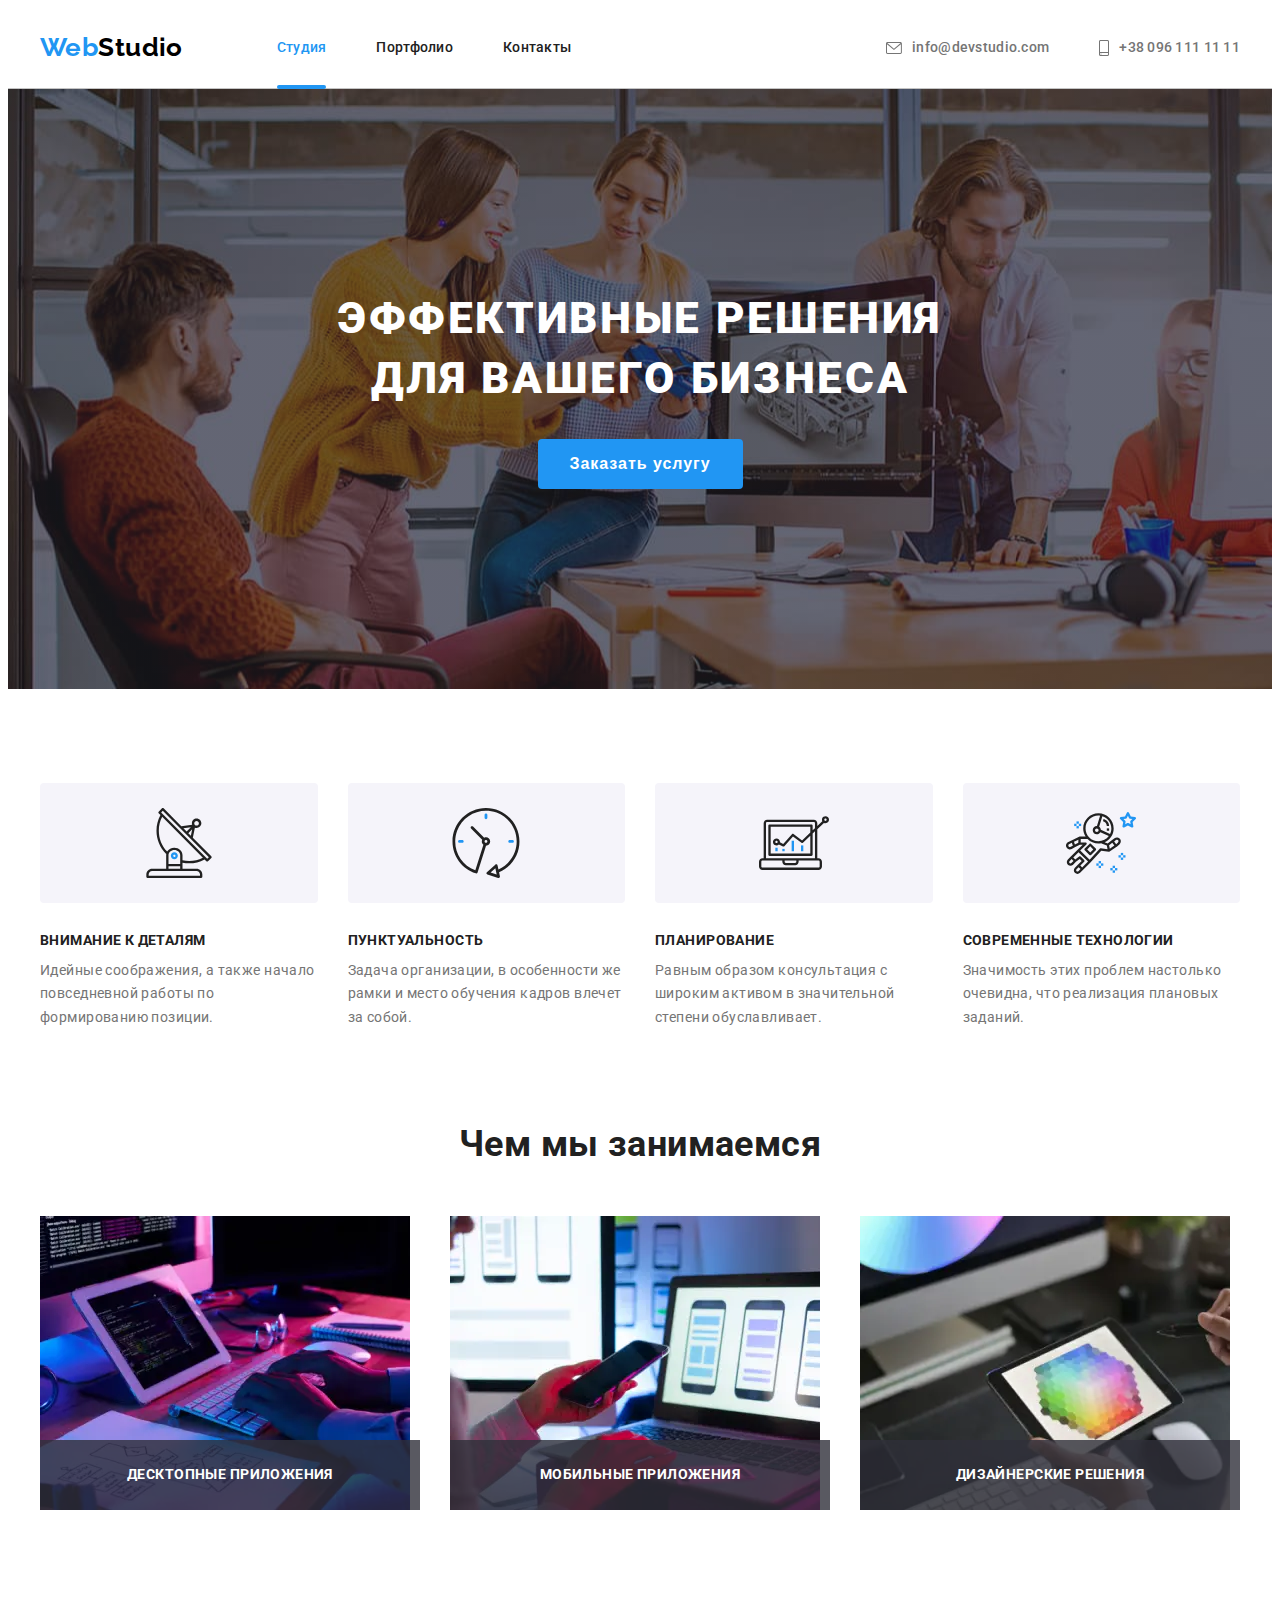
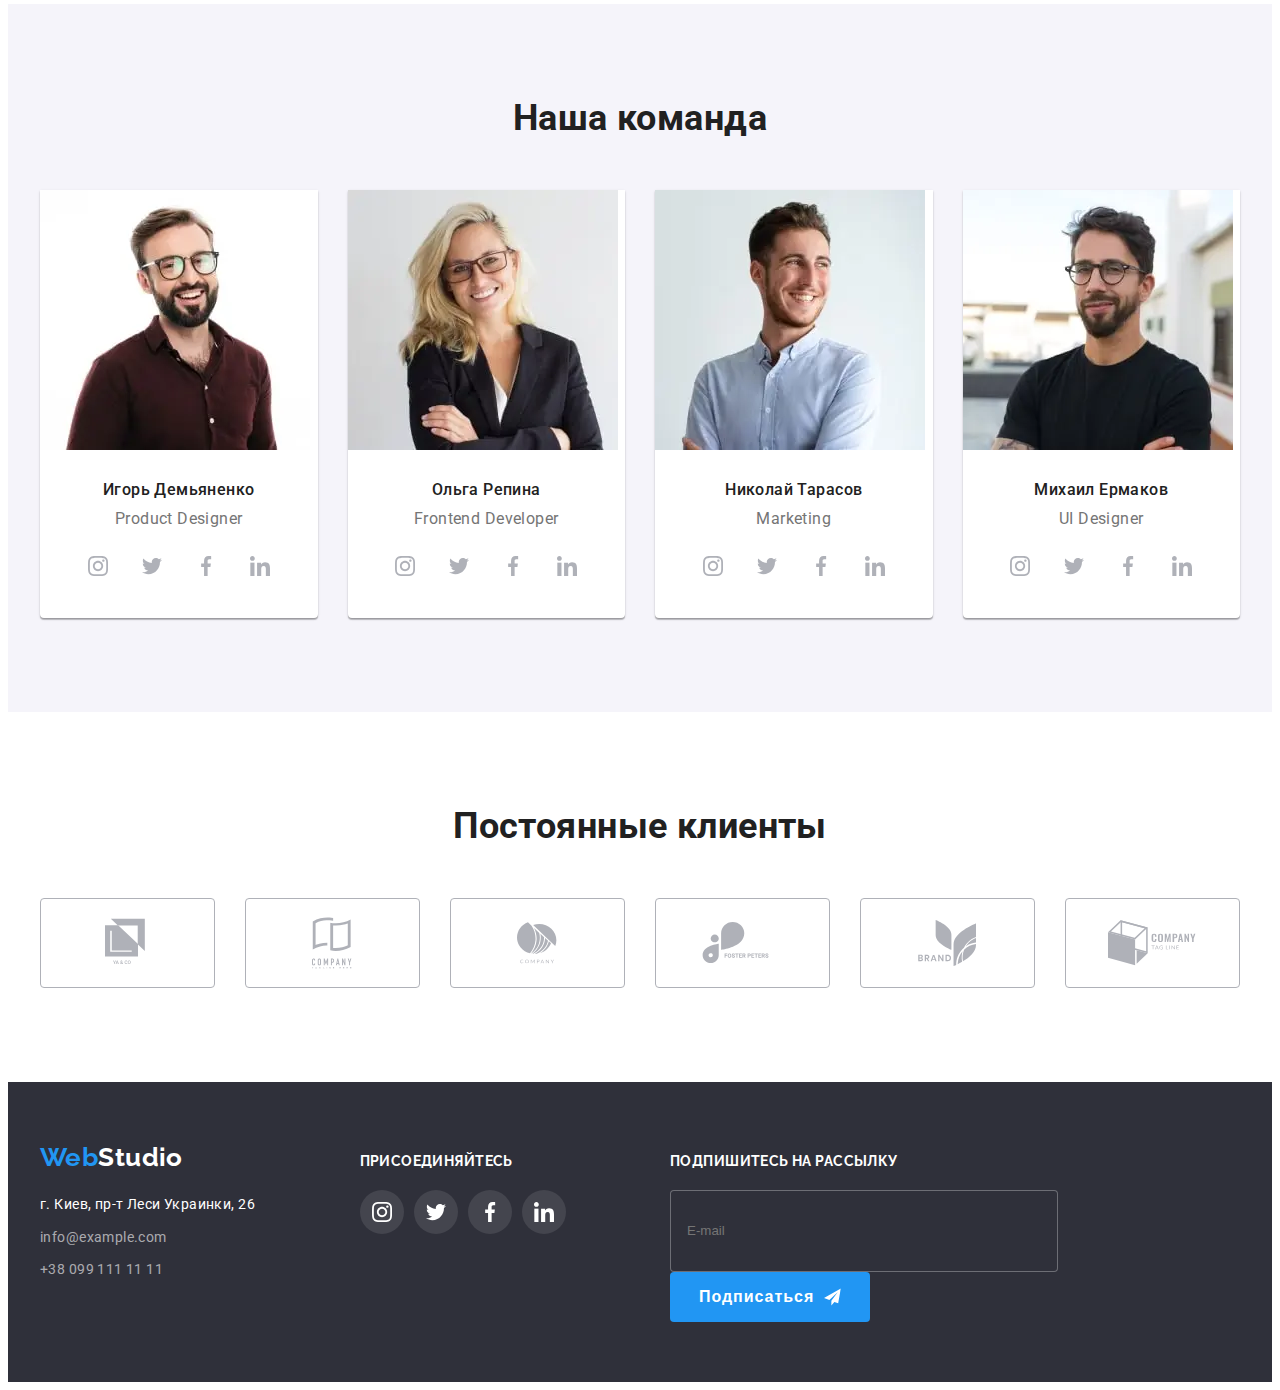
<file: index.html>
<!DOCTYPE html>
<html lang="ru">
  <head>
    <meta charset="UTF-8" />
    <meta http-equiv="X-UA-Compatible" content="IE=edge" />
    <meta name="viewport" content="width=device-width, initial-scale=1.0" />
    <title>WebStudio</title>
    <link rel="preconnect" href="https://fonts.gstatic.com" />
    <link
      href="https://fonts.googleapis.com/css2?family=Raleway:wght@700&family=Roboto:wght@400;500;700;900&display=swap"
      rel="stylesheet"
    />
    <link
      rel="stylesheet"
      href="https://cdnjs.cloudflare.com/ajax/libs/modern-normalize/1.0.0/modern-normalize.min.css"
      integrity="sha512-ISS7cAi1PEhQ8jnbJpJZMd29NlhNj4AWYyLOSp2CE/CsHxTCu+r+t0D2yoJudVrd0/8fTVPUVDzY5Tvli75u/g=="
      crossorigin="anonymous"
    />
    <link rel="stylesheet" href="./css/main.css" />
  </head>

  <body>
    <header class="header" id="header">
      <div class="container">
        <nav class="navigation">
          <a class="logo link" href="./index.html" lang="en"
            >Web<span class="logo-light-theme">Studio</span>
          </a>
          <ul class="list navigation__list">
            <li class="navigation__item">
              <a class="navigation__link link chosen" href="./index.html">
                Студия
              </a>
            </li>
            <li class="navigation__item">
              <a class="navigation__link link" href="./portfolio.html">
                Портфолио
              </a>
            </li>
            <li class="navigation__item">
              <a class="navigation__link link" href="#contacts">Контакты</a>
            </li>
          </ul>
        </nav>
        <ul class="contacts list">
          <li class="contacts__item">
            <a class="contacts__link mailto_tablet link" href="mailto:info@devstudio.com">
              <svg class="contacts__icon" width="16" height="12">
                <use href="./images/sprite.svg#icon-envelope"></use>
              </svg>
              info@devstudio.com
            </a>
          </li>
          <li class="contacts__item">
            <a class="contacts__link tel_tablet link" href="tel:+380961111111">
              <svg class="contacts__icon" width="10" height="16">
                <use href="./images/sprite.svg#icon-smartphone"></use>
              </svg>
              +38 096 111 11 11
            </a>
          </li>
        </ul>
        <button class="menu-btn" type="button" data-menu-button>
          <svg class="menu-btn__icon">
            <use href="./images/sprite.svg#icon-menu"></use>
          </svg>
        </button>
      </div>

      <div class="mobile-menu" data-menu>
        <button class="mobile-menu__close-btn" type="button" data-menu-close>
          <svg class="mobile-menu__close-icon">
            <use
              class="mobile-menu__icon"
              href="./images/sprite.svg#icon-close-menu"
            ></use>
          </svg>
        </button>

        <nav class="mobile-nav">
          <ul class="mobile-nav__list list">
            <li class="mobile-nav__item">
              <a class="mobile-nav__link link menu-chosen" href="./index.html">
                Студия
              </a>
            </li>
            <li class="mobile-nav__item">
              <a class="mobile-nav__link link" href="./portfolio.html">
                Портфолио
              </a>
            </li>
            <li class="mobile-nav__item">
              <a class="mobile-nav__link link" href="">
                Контакты
              </a>
            </li>
          </ul>
        </nav>
        <div class="modile-box">
          <ul class="mobile-contacts">
            <li class="mobile-contacts__list list">
              <a
                class="mobile-contacts__link-tel link"
                href="tel:+380961111111"
              >
                +38 096 111 11 11
              </a>
            </li>
            <li class="mobile-contacts__list list">
              <a
                class="mobile-contacts__link-mailto link"
                href="mailto:info@devstudio.com"
              >
                info@devstudio.com
              </a>
            </li>
          </ul>
          <ul class="mobile-sotial">
            <li class="mobile-sotial__list list">
              <a
                href="https://www.instagram.com/"
                class="mobile-sotial__link link"
                target="_blank"
                rel="noreferrer noopener"
              >
                Instagram
              </a>
            </li>
            <li class="mobile-sotial__list list">
              <a
                href="https://twitter.com/"
                class="mobile-sotial__link link"
                target="_blank"
                rel="noreferrer noopener"
              >
                Twitter
              </a>
            </li>
            <li class="mobile-sotial__list list">
              <a
                href="https://www.facebook.com/"
                class="mobile-sotial__link link"
                target="_blank"
                rel="noreferrer noopener"
              >
                Facebook
              </a>
            </li>
            <li class="mobile-sotial__list list">
              <a
                href="https://www.linkedin.com/"
                class="mobile-sotial__link link"
                target="_blank"
                rel="noreferrer noopener"
              >
                LinkedIn
              </a>
            </li>
          </ul>
        </div>
      </div>
    </header>

    <main>
      <!-- HERO -->
      <section class="hero">
        <div class="container">
          <h1 class="hero__title">Эффективные решения для вашего бизнеса</h1>
          <button class="modal-button" type="button" data-modal-open>
            Заказать услугу
          </button>
        </div>
      </section>

      <!-- Features -->
      <section class="section">
        <div class="container">
          <h2 class="visually-hidden">Особенности</h2>
          <ul class="features__list list">
            <li class="features__item">
              <div class="features__icon-fon">
                <svg class="features__icon" width="70px" height="70px">
                  <use href="./images/sprite.svg#icon-antenna"></use>
                </svg>
              </div>
              <h3 class="features__subtitle">Внимание к деталям</h3>
              <p class="features__description">
                Идейные соображения, а также начало повседневной работы по
                формированию позиции.
              </p>
            </li>
            <li class="features__item">
              <div class="features__icon-fon">
                <svg class="features__icon" width="70px" height="70px">
                  <use href="./images/sprite.svg#icon-clock"></use>
                </svg>
              </div>
              <h3 class="features__subtitle">Пунктуальность</h3>
              <p class="features__description">
                Задача организации, в особенности же рамки и место обучения
                кадров влечет за собой.
              </p>
            </li>
            <li class="features__item">
              <div class="features__icon-fon">
                <svg class="features__icon" width="70px" height="70px">
                  <use href="./images/sprite.svg#icon-diagram"></use>
                </svg>
              </div>
              <h3 class="features__subtitle">Планирование</h3>
              <p class="features__description">
                Равным образом консультация с широким активом в значительной
                степени обуславливает.
              </p>
            </li>
            <li class="features__item">
              <div class="features__icon-fon">
                <svg class="features__icon" width="70px" height="70px">
                  <use href="./images/sprite.svg#icon-astronaut"></use>
                </svg>
              </div>
              <h3 class="features__subtitle">Современные технологии</h3>
              <p class="features__description">
                Значимость этих проблем настолько очевидна, что реализация
                плановых заданий.
              </p>
            </li>
          </ul>
        </div>
      </section>

      <!-- Our work -->
      <section class="section work">
        <div class="container">
          <h2 class="section-title">Чем мы занимаемся</h2>
          <ul class="work__list list">
            <li class="work__item">
              <picture>
                <source
                  srcset="
                    ./images/our_work/our_work_img_1_desktop.webp    1x,
                    ./images/our_work/our_work_img_1_desktop@2x.webp 2x
                  "
                  type="image/webp"
                />
                <source
                  srcset="
                    ./images/our_work/our_work_img_1_desktop.jpg    1x,
                    ./images/our_work/our_work_img_1_desktop@2x.jpg 2x
                  "
                />
                <img
                  class="work__img"
                  src="./images/our_work/our_work_img_1_desktop.jpg"
                  alt=" программист верстает веб-страницу"
                />
              </picture>
              <div class="description-fon">
                <h3 class="description-fon__subtitle">Десктопные приложения</h3>
              </div>
            </li>
            <li class="work__item">
              <picture>
                <source
                  srcset="
                    ./images/our_work/our_work_img_2_desktop.webp    1x,
                    ./images/our_work/our_work_img_2_desktop@2x.webp 2x
                  "
                  type="image/webp"
                />
                <source
                  srcset="
                    ./images/our_work/our_work_img_2_desktop.jpg    1x,
                    ./images/our_work/our_work_img_2_desktop@2x.jpg 2x"/>
                <img
                  class="work__img"
                  src="./images/our_work/our_work_img_2_desktop.jpg"
                  alt="программист адаптирует сайт для мобильных устройств"
                />
              </picture>
              <div class="description-fon">
                <h3 class="description-fon__subtitle">Мобильные приложения</h3>
              </div>
            </li>
            <li class="work__item">
              <picture>
                <source
                  srcset="
                    ./images/our_work/our_work_img_3_desktop.webp    1x,
                    ./images/our_work/our_work_img_3_desktop@2x.webp 2x
                  "
                  type="image/webp"
                />
                <source
                  srcset="
                    ./images/our_work/our_work_img_3_desktop.jpg    1x,
                    ./images/our_work/our_work_img_3_desktop@2x.jpg 2x
                  "
                />
                <img
                  class="work__img"
                  src="./images/our_work/our_work_img_3_desktop.jpg"
                  alt="дизайнер делает макет веб-страницу"
                />
              </picture>
              <div class="description-fon">
                <h3 class="description-fon__subtitle">Дизайнерские решения</h3>
              </div>
            </li>
          </ul>
        </div>
      </section>

      <!-- Team -->
      <section class="section team">
        <div class="container">
          <h2 class="section-title">Наша команда</h2>
          <ul class="team__list list">
            <li class="team__item">
              <picture>
                <source
                  srcset="
                    ./images/team/desktop/igor_dem'yanenko_desktop.webp    1x,
                    ./images/team/desktop/igor_dem'yanenko_desktop@2x.webp 2x
                  "
                  media="(min-width: 1200px)"
                  type="image/webp"
                />
                <source
                  srcset="
                    ./images/team/desktop/igor_dem'yanenko_desktop.jpg    1x,
                    ./images/team/desktop/igor_dem'yanenko_desktop@2x.jpg 2x
                  "
                  media="(min-width: 1200px)"
                />
                <source
                  srcset="
                    ./images/team/tablet/igor_dem'yanenko_tablet.webp    1x,
                    ./images/team/tablet/igor_dem'yanenko_tablet@2x.webp 2x
                  "
                  media="(min-width: 768px)"
                  type="image/webp"
                />
                <source
                  srcset="
                    ./images/team/tablet/igor_dem'yanenko_tablet.jpg    1x,
                    ./images/team/tablet/igor_dem'yanenko_tablet@2x.jpg 2x
                  "
                  media="(min-width: 768px)"
                />
                <source
                  srcset="
                    ./images/team/mobile/igor_dem'yanenko_mobile.webp    1x,
                    ./images/team/mobile/igor_dem'yanenko_mobile@2x.webp 2x
                  "
                  media="(min-width: 320px)"
                  type="image/webp"
                />
                <source
                  srcset="
                    ./images/team/mobile/igor_dem'yanenko_mobile.jpg    1x,
                    ./images/team/mobile/igor_dem'yanenko_mobile@2x.jpg 2x
                  "
                  media="(min-width: 320px)"
                />
                <img
                  class="team__img"
                  src="./images/team/mobile/igor_dem'yanenko_mobile.jpg"
                  alt="Игорь Демьяненко"
                />
              </picture>
              <div class="team__description">
                <h4 class="team__name">Игорь Демьяненко</h4>
                <p class="team__position" lang="en">Product Designer</p>
                <ul class="social list">
                  <li class="social__item">
                    <a
                      href="https://www.instagram.com/"
                      class="social__link link"
                      target="_blank"
                      rel="noreferrer noopener"
                    >
                      <svg class="social__icon" width="20" height="20">
                        <use href="./images/sprite.svg#icon-instagram"></use>
                      </svg>
                    </a>
                  </li>
                  <li class="social__item">
                    <a
                      href="https://twitter.com/"
                      class="social__link link"
                      target="_blank"
                      rel="noreferrer noopener"
                    >
                      <svg class="social__icon" width="20" height="20">
                        <use href="./images/sprite.svg#icon-twitter"></use>
                      </svg>
                    </a>
                  </li>
                  <li class="social__item">
                    <a
                      href="https://www.facebook.com/"
                      class="social__link link"
                      target="_blank"
                      rel="noreferrer noopener"
                    >
                      <svg class="social__icon" width="20" height="20">
                        <use href="./images/sprite.svg#icon-facebook"></use>
                      </svg>
                    </a>
                  </li>
                  <li class="social__item">
                    <a
                      href="https://www.linkedin.com/"
                      class="social__link link"
                      target="_blank"
                      rel="noreferrer noopener"
                    >
                      <svg class="social__icon" width="20" height="20">
                        <use href="./images/sprite.svg#icon-linkedin"></use>
                      </svg>
                    </a>
                  </li>
                </ul>
              </div>
            </li>
            <li class="team__item">
              <picture>
                <source
                  srcset="
                    ./images/team/desktop//olga_repina_desktop.webp    1x,
                    ./images/team/desktop//olga_repina_desktop@2x.webp 2x
                  "
                  media="(min-width: 1200px)"
                  type="image/webp"
                />
                <source
                  srcset="
                    ./images/team/desktop//olga_repina_desktop.jpg    1x,
                    ./images/team/desktop//olga_repina_desktop@2x.jpg 2x
                  "
                  media="(min-width: 1200px)"
                />
                <source
                  srcset="
                    ./images/team/tablet//olga_repina_tablet.webp    1x,
                    ./images/team/tablet//olga_repina_tablet@2x.webp 2x
                  "
                  media="(min-width: 768px)"
                  type="image/webp"
                />
                <source
                  srcset="
                    ./images/team/tablet//olga_repina_tablet.jpg    1x,
                    ./images/team/tablet//olga_repina_tablet@2x.jpg 2x
                  "
                  media="(min-width: 768px)"
                />
                <source
                  srcset="
                    ./images/team/mobile//olga_repina_mobile.webp    1x,
                    ./images/team/mobile//olga_repina_mobile@2x.webp 2x
                  "
                  media="(min-width: 320px)"
                  type="image/webp"
                />
                <source
                  srcset="
                    ./images/team/mobile//olga_repina_mobile.jpg    1x,
                    ./images/team/mobile//olga_repina_mobile@2x.jpg 2x
                  "
                  media="(min-width: 320px)"
                />
                <img
                  class="team__img"
                  src="./images/team/mobile//olga_repina_mobile.jpg"
                  alt="Ольга Репина"
                />
              </picture>
              <div class="team__description">
                <h4 class="team__name">Ольга Репина</h4>
                <p class="team__position" lang="en">Frontend Developer</p>
                <ul class="social list">
                  <li class="social__item">
                    <a
                      href="https://www.instagram.com/"
                      class="social__link link"
                      target="_blank"
                      rel="noreferrer noopener"
                    >
                      <svg class="social__icon" width="20" height="20">
                        <use href="./images/sprite.svg#icon-instagram"></use>
                      </svg>
                    </a>
                  </li>
                  <li class="social__item">
                    <a
                      href="https://twitter.com/"
                      class="social__link link"
                      target="_blank"
                      rel="noreferrer noopener"
                    >
                      <svg class="social__icon" width="20" height="20">
                        <use href="./images/sprite.svg#icon-twitter"></use>
                      </svg>
                    </a>
                  </li>
                  <li class="social__item">
                    <a
                      href="https://www.facebook.com/"
                      class="social__link link"
                      target="_blank"
                      rel="noreferrer noopener"
                    >
                      <svg class="social__icon" width="20" height="20">
                        <use href="./images/sprite.svg#icon-facebook"></use>
                      </svg>
                    </a>
                  </li>
                  <li class="social__item">
                    <a
                      href="https://www.linkedin.com/"
                      class="social__link link"
                      target="_blank"
                      rel="noreferrer noopener"
                    >
                      <svg class="social__icon" width="20" height="20">
                        <use href="./images/sprite.svg#icon-linkedin"></use>
                      </svg>
                    </a>
                  </li>
                </ul>
              </div>
            </li>
            <li class="team__item">
              <picture>
                <source
                  srcset="
                    ./images/team/desktop/nikolay_tarasov_desktop.webp    1x,
                    ./images/team/desktop/nikolay_tarasov_desktop@2x.webp 2x
                  "
                  media="(min-width: 1200px)"
                  type="image/webp"
                />
                <source
                  srcset="
                    ./images/team/desktop/nikolay_tarasov_desktop.jpg    1x,
                    ./images/team/desktop/nikolay_tarasov_desktop@2x.jpg 2x
                  "
                  media="(min-width: 1200px)"
                />
                <source
                  srcset="
                    ./images/team/tablet/nikolay_tarasov_tablet.webp    1x,
                    ./images/team/tablet/nikolay_tarasov_tablet@2x.webp 2x
                  "
                  media="(min-width: 768px)"
                  type="image/webp"
                />
                <source
                  srcset="
                    ./images/team/tablet/nikolay_tarasov_tablet.jpg    1x,
                    ./images/team/tablet/nikolay_tarasov_tablet@2x.jpg 2x
                  "
                  media="(min-width: 768px)"
                />
                <source
                  srcset="
                    ./images/team/mobile/nikolay_tarasov_mobile.webp    1x,
                    ./images/team/mobile/nikolay_tarasov_mobile@2x.webp 2x
                  "
                  media="(min-width: 320px)"
                  type="image/webp"
                />
                <source
                  srcset="
                    ./images/team/mobile/nikolay_tarasov_mobile.jpg    1x,
                    ./images/team/mobile/nikolay_tarasov_mobile@2x.jpg 2x
                  "
                  media="(min-width: 320px)"
                />
                <img
                  class="team__img"
                  src="./images/team/mobile/nikolay_tarasov_mobile.jpg"
                  alt="Николай Тарасов"
                />
              </picture>
              <div class="team__description">
                <h4 class="team__name">Николай Тарасов</h4>
                <p class="team__position" lang="en">Marketing</p>
                <ul class="social list">
                  <li class="social__item">
                    <a
                      href="https://www.instagram.com/"
                      class="social__link link"
                      target="_blank"
                      rel="noreferrer noopener"
                    >
                      <svg class="social__icon" width="20" height="20">
                        <use href="./images/sprite.svg#icon-instagram"></use>
                      </svg>
                    </a>
                  </li>
                  <li class="social__item">
                    <a href="https://twitter.com/" class="social__link link">
                      <svg class="social__icon" width="20" height="20">
                        <use href="./images/sprite.svg#icon-twitter"></use>
                      </svg>
                    </a>
                  </li>
                  <li class="social__item">
                    <a
                      href="https://www.facebook.com/"
                      class="social__link link"
                      target="_blank"
                      rel="noreferrer noopener"
                    >
                      <svg class="social__icon" width="20" height="20">
                        <use href="./images/sprite.svg#icon-facebook"></use>
                      </svg>
                    </a>
                  </li>
                  <li class="social__item">
                    <a
                      href="https://www.linkedin.com/"
                      class="social__link link"
                      target="_blank"
                      rel="noreferrer noopener"
                    >
                      <svg class="social__icon" width="20" height="20">
                        <use href="./images/sprite.svg#icon-linkedin"></use>
                      </svg>
                    </a>
                  </li>
                </ul>
              </div>
            </li>
            <li class="team__item">
              <picture>
                <source
                  srcset="
                    ./images/team/desktop/mikhail_ermakov_desktop.webp    1x,
                    ./images/team/desktop/mikhail_ermakov_desktop@2x.webp 2x
                  "
                  media="(min-width: 1200px)"
                  type="image/webp"
                />
                <source
                  srcset="
                    ./images/team/desktop/mikhail_ermakov_desktop.jpg    1x,
                    ./images/team/desktop/mikhail_ermakov_desktop@2x.jpg 2x
                  "
                  media="(min-width: 1200px)"
                />
                <source
                  srcset="
                    ./images/team/tablet/mikhail_ermakov_tablet.webp     1x,
                    ./images/team/tablet/mikhail_ermakov_tablet@2x.webp 2x
                  "
                  media="(min-width: 768px)"
                  type="image/webp"
                />
                <source
                  srcset="
                    ./images/team/tablet/mikhail_ermakov_tablet.jpg     1x,
                    ./images/team/tablet/mikhail_ermakov_tablet@2x.jpg 2x
                  "
                  media="(min-width: 768px)"
                />
                <source
                  srcset="
                    ./images/team/mobile/mikhail_ermakov_mobile.webp    1x,
                    ./images/team/mobile/mikhail_ermakov_mobile@2x.webp 2x
                  "
                  media="(min-width: 320px)"
                  type="image/webp"
                />
                <source
                  srcset="
                    ./images/team/mobile/mikhail_ermakov_mobile.jpg    1x,
                    ./images/team/mobile/mikhail_ermakov_mobile@2x.jpg 2x
                  "
                  media="(min-width: 320px)"
                />
                <img
                  class="team__img"
                  src="./images/team/mobile/mikhail_ermakov_mobile.jpg"
                  alt="Михаил Ермаков"
                />
              </picture>
              <div class="team__description">
                <h4 class="team__name">Михаил Ермаков</h4>
                <p class="team__position" lang="en">UI Designer</p>
                <ul class="social list">
                  <li class="social__item">
                    <a
                      href="https://www.instagram.com/"
                      class="social__link link"
                      target="_blank"
                      rel="noreferrer noopener"
                    >
                      <svg class="social__icon" width="20" height="20">
                        <use href="./images/sprite.svg#icon-instagram"></use>
                      </svg>
                    </a>
                  </li>
                  <li class="social__item">
                    <a href="https://twitter.com/" class="social__link link">
                      <svg class="social__icon" width="20" height="20">
                        <use href="./images/sprite.svg#icon-twitter"></use>
                      </svg>
                    </a>
                  </li>
                  <li class="social__item">
                    <a
                      href="https://www.facebook.com/"
                      class="social__link link"
                      target="_blank"
                      rel="noreferrer noopener"
                    >
                      <svg class="social__icon" width="20" height="20">
                        <use href="./images/sprite.svg#icon-facebook"></use>
                      </svg>
                    </a>
                  </li>
                  <li class="social__item">
                    <a
                      href="https://www.linkedin.com/"
                      class="social__link link"
                      target="_blank"
                      rel="noreferrer noopener"
                    >
                      <svg class="social__icon" width="20" height="20">
                        <use href="./images/sprite.svg#icon-linkedin"></use>
                      </svg>
                    </a>
                  </li>
                </ul>
              </div>
            </li>
          </ul>
        </div>
      </section>

      <!-- Clients -->
      <section class="section">
        <div class="container">
          <h2 class="section-title">Постоянные клиенты</h2>
          <ul class="clients__list list">
            <li class="clients__item">
              <a class="clients__link link" href="#">
                <svg class="clients__icon" width="44px" height="50px">
                  <use href="./images/sprite.svg#icon-logo-1"></use>
                </svg>
              </a>
            </li>
            <li class="clients__item">
              <a class="clients__link link" href="">
                <svg class="clients__icon" width="40px" height="52px">
                  <use href="./images/sprite.svg#icon-logo-2"></use>
                </svg>
              </a>
            </li>
            <li class="clients__item">
              <a class="clients__link link" href="">
                <svg class="clients__icon" width="40px" height="42px">
                  <use href="./images/sprite.svg#icon-logo-3"></use>
                </svg>
              </a>
            </li>
            <li class="clients__item">
              <a class="clients__link link" href="">
                <svg class="clients__icon" width="80px" height="42px">
                  <use href="./images/sprite.svg#icon-logo-4"></use>
                </svg>
              </a>
            </li>
            <li class="clients__item">
              <a class="clients__link link" href="">
                <svg class="clients__icon" width="60px" height="46px">
                  <use href="./images/sprite.svg#icon-logo-5"></use>
                </svg>
              </a>
            </li>
            <li class="clients__item">
              <a class="clients__link link" href="">
                <svg class="clients__icon" width="88px" height="46px">
                  <use href="./images/sprite.svg#icon-logo-6"></use>
                </svg>
              </a>
            </li>
          </ul>
        </div>
      </section>
    </main>

    <footer id="contacts" class="footer">
      <div class="container">
        <div class="footer-address">
          <a class="logo link" href="#header" lang="en"
            >Web<span class="logo-dark-theme">Studio</span></a
          >
          <address class="address">
            <a
              class="footer-address__link link"
              href="https://goo.gl/maps/QqtEN7H4BZ3kn7jD6"
              target="_blank"
              rel="noreferrer noopener"
            >
              г. Киев, пр-т Леси Украинки, 26
            </a>
            <ul class="footer-address__list list">
              <li class="footer-address__item">
                <a
                  class="footer-address__link-contacts link"
                  href="maito:info@example.com"
                  >info@example.com</a
                >
              </li>
              <li class="address__item">
                <a
                  class="footer-address__link-contacts link"
                  href="tel:+380991111111"
                  >+38 099 111 11 11</a
                >
              </li>
            </ul>
          </address>
        </div>
        <div class="footer-networks">
          <b class="text-action">присоединяйтесь</b>
          <ul class="footer-networks__list list">
            <li class="footer-networks__item">
              <a
                class="footer-networks__link link"
                href="https://www.instagram.com/"
                target="_blank"
                rel="noreferrer noopener"
              >
                <svg class="footer-networks__icon" width="20" height="20">
                  <use href="./images/sprite.svg#icon-instagram"></use>
                </svg>
              </a>
            </li>
            <li class="footer-networks__item">
              <a
                class="footer-networks__link link"
                href="https://twitter.com/"
                target="_blank"
                rel="noreferrer noopener"
              >
                <svg class="footer-networks__icon" width="20" height="20">
                  <use href="./images/sprite.svg#icon-twitter"></use>
                </svg>
              </a>
            </li>
            <li class="footer-networks__item">
              <a
                class="footer-networks__link link"
                href="https://www.facebook.com/"
                target="_blank"
                rel="noreferrer noopener"
              >
                <svg class="footer-networks__icon" width="20" height="20">
                  <use href="./images/sprite.svg#icon-facebook"></use>
                </svg>
              </a>
            </li>
            <li class="footer-networks__item">
              <a
                class="footer-networks__link link"
                href="https://www.linkedin.com/"
                target="_blank"
                rel="noreferrer noopener"
              >
                <svg class="footer-networks__icon" width="20" height="20">
                  <use href="./images/sprite.svg#icon-linkedin"></use>
                </svg>
              </a>
            </li>
          </ul>
        </div>
        <form class="footer-form">
          <b class="text-action">Подпишитесь на рассылку</b>
          <input
            class="footer-form__input"
            type="email"
            name="mail"
            placeholder="E-mail"
            autocomplete="off"
          />
          <button class="footer-form__button button" type="submit">
            Подписаться
            <svg class="footer-form__icon" width="24" height="24">
              <use href="./images/sprite.svg#icon-send"></use>
            </svg>
          </button>
        </form>
      </div>
    </footer>

    <!-- Modal -->
    <div class="backdrop is-hidden" data-modal>
      <div class="modal">
        <form action="#" class="form-modal">
          <b class="form-modal__text-active"
            >Оставьте свои данные, мы вам перезвоним</b
          >
          <label class="form-modal__field"
            >Имя
            <span class="form-modal__wrapper">
              <input
                class="form-modal__input"
                type="text"
                name="user-name"
                required
                minlength="3"
              />
              <svg class="form-modal__icon" width="18" height="18">
                <use href="./images/sprite.svg#icon-person-black"></use>
              </svg>
            </span>
          </label>
          <label class="form-modal__field"
            >Телефон
            <span class="form-modal__wrapper">
              <input
                class="form-modal__input"
                type="tel"
                name="user-phone"
                required
                pattern="[0-9]{3}-[0-9]{3}-[0-9]{2}-[0-9]{2}"
                title="073-111-11-11"
              />
              <svg class="form-modal__icon" width="18" height="18">
                <use href="./images/sprite.svg#icon-phone-black"></use>
              </svg>
            </span>
          </label>
          <label class="form-modal__field"
            >Почта
            <span class="form-modal__wrapper">
              <input
                class="form-modal__input"
                type="tel"
                name="user-email"
                required
              />
              <svg class="form-modal__icon" width="18" height="18">
                <use href="./images/sprite.svg#icon-email-black"></use>
              </svg>
            </span>
          </label>
          <label class="form-modal__field-comment"
            >Комментарий
            <textarea
              class="form-modal__footer-comments"
              name="user-comments"
              placeholder="Введите текст"
            ></textarea>
          </label>
          <input
            class="form-modal__term visually-hidden"
            type="checkbox"
            id="user-term"
            name="user-term"
          />
          <label class="form-modal__check-desk" for="user-term"
            >Соглашаюсь с рассылкой и принимаю&nbsp;
            <a class="form-modal__link" href="#">Условия договора</a>
          </label>
          <button class="form-modal__button" type="submit">Отправить</button>
        </form>
        <button class="modal__close-button" type="button" data-modal-close>
          <svg class="modal__icon-close" width="11" height="11">
            <use href="./images/sprite.svg#icon-close"></use>
          </svg>
        </button>
      </div>
    </div>
    <script src="./js/modal.js"></script>
    <script src="./js/mobile-menu.js"></script>
  </body>
</html>
</file>
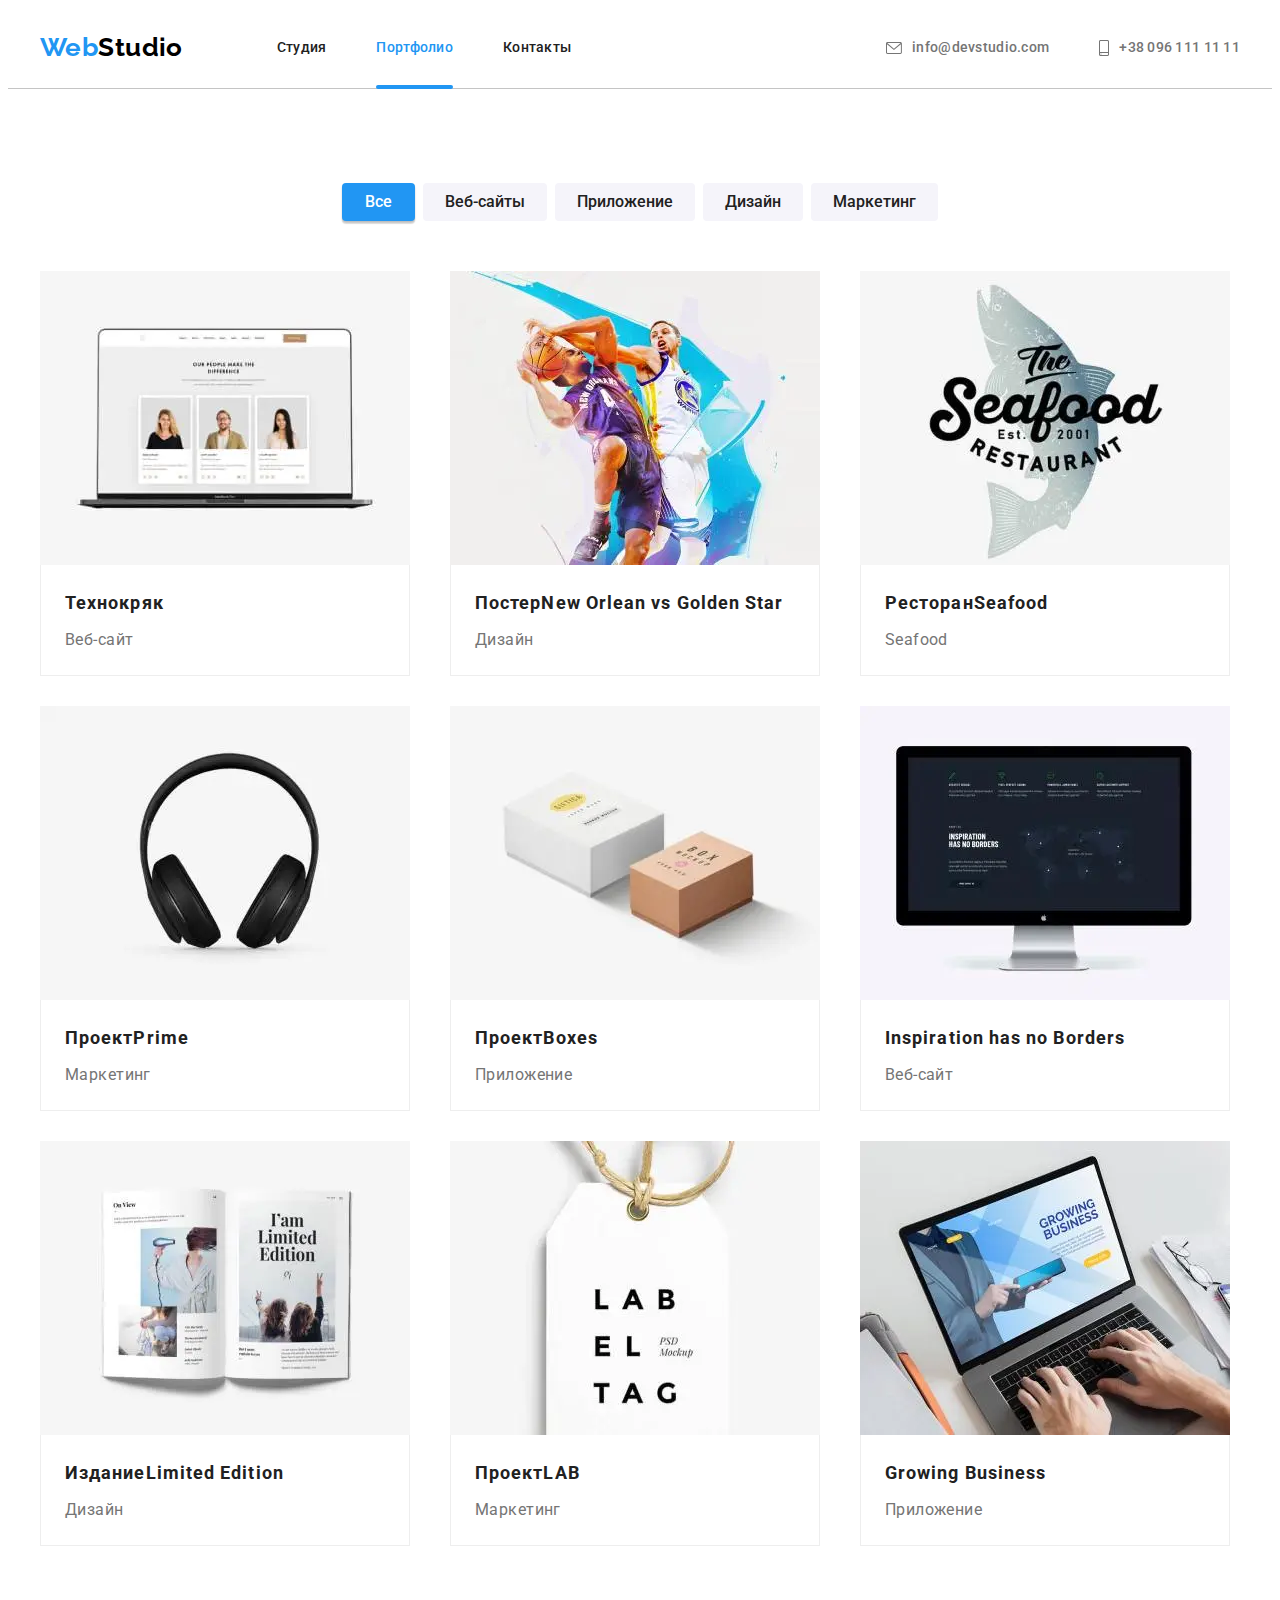
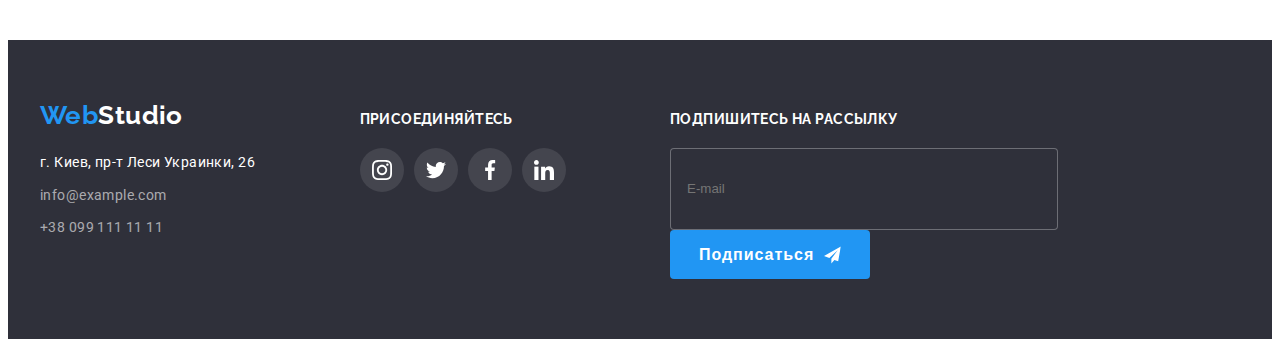
<file: portfolio.html>
<!DOCTYPE html>
<html lang="ru">
  <head>
    <meta charset="UTF-8" />
    <meta http-equiv="X-UA-Compatible" content="IE=edge" />
    <meta name="viewport" content="width=device-width, initial-scale=1.0" />
    <title>Portfolio</title>
    <link
      href="https://fonts.googleapis.com/css2?family=Raleway:wght@700&family=Roboto:wght@400;500;700;900&display=swap"
      rel="stylesheet"
    />
    <link
      rel="stylesheet"
      href="https://cdnjs.cloudflare.com/ajax/libs/modern-normalize/1.0.0/modern-normalize.min.css"
      integrity="sha512-ISS7cAi1PEhQ8jnbJpJZMd29NlhNj4AWYyLOSp2CE/CsHxTCu+r+t0D2yoJudVrd0/8fTVPUVDzY5Tvli75u/g=="
      crossorigin="anonymous"
    />
    <link rel="stylesheet" href="./css/main.css" />
  </head>

  <body>
    <header class="header" id="header">
      <div class="container">
        <nav class="navigation">
          <a class="logo link" href="./index.html" lang="en"
            >Web<span class="logo-light-theme">Studio</span>
          </a>
          <ul class="list navigation__list">
            <li class="navigation__item">
              <a class="navigation__link link" href="./index.html">
                Студия
              </a>
            </li>
            <li class="navigation__item">
              <a class="navigation__link link chosen" href="./portfolio.html">
                Портфолио
              </a>
            </li>
            <li class="navigation__item">
              <a class="navigation__link link" href="#contacts">Контакты</a>
            </li>
          </ul>
        </nav>
        <ul class="contacts list">
          <li class="contacts__item">
            <a class="contacts__link link" href="mailto:info@devstudio.com">
              <svg class="contacts__icon" width="16" height="12">
                <use href="./images/sprite.svg#icon-envelope"></use>
              </svg>
              info@devstudio.com
            </a>
          </li>
          <li class="contacts__item">
            <a class="contacts__link link" href="tel:+380961111111">
              <svg class="contacts__icon" width="10" height="16">
                <use href="./images/sprite.svg#icon-smartphone"></use>
              </svg>
              +38 096 111 11 11
            </a>
          </li>
        </ul>
        <button class="menu-btn" type="button" data-menu-button>
          <svg class="menu-btn__icon">
            <use href="./images/sprite.svg#icon-menu"></use>
          </svg>
        </button>
      </div>

      <div class="mobile-menu" data-menu>
        <button class="mobile-menu__close-btn" type="button" data-menu-close>
          <svg class="mobile-menu__close-icon">
            <use
              class="mobile-menu__icon"
              href="./images/sprite.svg#icon-close-menu"
            ></use>
          </svg>
        </button>

        <nav class="mobile-nav">
          <ul class="mobile-nav__list list">
            <li class="mobile-nav__item">
              <a class="mobile-nav__link link" href="./index.html">
                Студия
              </a>
            </li>
            <li class="mobile-nav__item">
              <a
                class="mobile-nav__link link menu-chosen"
                href="./portfolio.html"
              >
                Портфолио
              </a>
            </li>
            <li class="mobile-menu__item">
              <a class="mobile-nav__link link">
                Контакты
              </a>
            </li>
          </ul>
        </nav>
        <div class="modile-box">
          <ul class="mobile-contacts">
            <li class="mobile-contacts__list list">
              <a
                class="mobile-contacts__link-tel link"
                href="tel:+380961111111"
              >
                +38 096 111 11 11
              </a>
            </li>
            <li class="mobile-contacts__list list">
              <a
                class="mobile-contacts__link-mailto link"
                href="mailto:info@devstudio.com"
              >
                info@devstudio.com
              </a>
            </li>
          </ul>

          <ul class="mobile-sotial">
            <li class="mobile-sotial__list list">
              <a
                href="https://www.instagram.com/"
                class="mobile-sotial__link link"
              >
                Instagram
              </a>
            </li>
            <li class="mobile-sotial__list list">
              <a href="https://twitter.com/" class="mobile-sotial__link link">
                Twitter
              </a>
            </li>
            <li class="mobile-sotial__list list">
              <a
                href="https://www.facebook.com/"
                class="mobile-sotial__link link"
              >
                Facebook
              </a>
            </li>
            <li class="mobile-sotial__list list">
              <a
                href="https://www.linkedin.com/"
                class="mobile-sotial__link link"
              >
                LinkedIn
              </a>
            </li>
          </ul>
        </div>
      </div>
    </header>

    <main>
      <!-- Filter button -->
      <section class="section">
        <div class="container">
          <h1 class="visually-hidden">Кнопки навигации</h1>
          <ul class="filter__list list">
            <li class="filter__item">
              <button
                class="filter__button filter__chosen-button"
                type="button"
              >
                Все
              </button>
            </li>
            <li class="filter__item">
              <button class="filter__button" type="button">Веб-сайты</button>
            </li>
            <li class="filter__item">
              <button class="filter__button" type="button">Приложение</button>
            </li>
            <li class="filter__item">
              <button class="filter__button" type="button">Дизайн</button>
            </li>
            <li class="filter__item">
              <button class="filter__button" type="button">Маркетинг</button>
            </li>
          </ul>
          <!-- Project -->
          <ul class="project__list list">
            <li class="project__item">
              <a class="project__link link web-sites-item" href="">
                <div class="project__list-wrapper">
                  <picture>
                    <source
                      srcset="
                        ./images/gallery/desktop/projects-1-1_desktop.webp    1x,
                        ./images/gallery/desktop/projects-1-1_desktop@2x.webp 2x
                      "
                      media="(min-width: 1200px)"
                      type="image/webp"
                    />
                    <source
                      srcset="
                        ./images/gallery/desktop/projects-1-1_desktop.jpg    1x,
                        ./images/gallery/desktop/projects-1-1_desktop@2x.jpg 2x
                      "
                      media="(min-width: 1200px)"
                    />
                    <source
                      srcset="
                        ./images/gallery/tablet/projects-1-1_tablet.webp    1x,
                        ./images/gallery/tablet/projects-1-1_tablet@2x.webp 2x
                      "
                      media="(min-width: 768px)"
                      type="image/webp"
                    />
                    <source
                      srcset="
                        ./images/gallery/tablet/projects-1-1_tablet.jpg    1x,
                        ./images/gallery/tablet/projects-1-1_tablet@2x.jpg 2x
                      "
                      media="(min-width: 768px)"
                    />
                    <source
                      srcset="
                        ./images/gallery/mobile/projects-1-1_mobile.webp    1x,
                        ./images/gallery/mobile/projects-1-1_mobile@2x.webp 2x
                      "
                      media="(min-width: 320px)"
                      type="image/webp"
                    />
                    <source
                      srcset="
                        ./images/gallery/mobile/projects-1-1_mobile.jpg    1x,
                        ./images/gallery/mobile/projects-1-1_mobile@2x.jpg 2x
                      "
                      media="(min-width: 320px)"
                    />
                    <img
                      class="project__image"
                      src="./images/gallery/mobile/projects-1-1_mobile.jpg"
                      alt="Веб-сайт Технокряк"
                    />
                  </picture>
                  <p class="project__overlay-text">
                    Технокряк это современная площадка распространения
                    коронавируса. Компании используют эту платформу для
                    цифрового шпионажа и атак на защищённые сервера конкурентов.
                  </p>
                </div>
                <div class="project__des-images">
                  <h2 class="project__title">Технокряк</h2>
                  <p class="project__description">Веб-сайт</p>
                </div>
              </a>
            </li>
            <li class="project__item">
              <a class="project__link link" href="">
                <div class="project__list-wrapper">
                  <picture>
                    <source
                      srcset="
                        ./images/gallery/desktop/projects-1-2_desktop.webp    1x,
                        ./images/gallery/desktop/projects-1-2_desktop@2x.webp 2x
                      "
                      media="(min-width: 1200px)"
                      type="image/webp"
                    />
                    <source
                      srcset="
                        ./images/gallery/desktop/projects-1-2_desktop.jpg    1x,
                        ./images/gallery/desktop/projects-1-2_desktop@2x.jpg 2x
                      "
                      media="(min-width: 1200px)"
                    />
                    <source
                      srcset="
                        ./images/gallery/tablet/projects-1-2_tablet.webp    1x,
                        ./images/gallery/tablet/projects-1-2_tablet@2x.webp 2x
                      "
                      media="(min-width: 768px)"
                      type="image/webp"
                    />
                    <source
                      srcset="
                        ./images/gallery/tablet/projects-1-2_tablet.jpg    1x,
                        ./images/gallery/tablet/projects-1-2_tablet@2x.jpg 2x
                      "
                      media="(min-width: 768px)"
                    />
                    <source
                      srcset="
                        ./images/gallery/mobile/projects-1-2_mobile.webp    1x,
                        ./images/gallery/mobile/projects-1-2_mobile@2x.webp 2x
                      "
                      media="(min-width: 320px)"
                      type="image/webp"
                    />
                    <source
                      srcset="
                        ./images/gallery/mobile/projects-1-2_mobile.jpg    1x,
                        ./images/gallery/mobile/projects-1-2_mobile@2x.jpg 2x
                      "
                      media="(min-width: 320px)"
                    />
                    <img
                      class="project__image"
                      src="./images/gallery/mobile/projects-1-2_mobile.jpg"
                      alt="Дизайн постер New Orlean vs Golden Star"
                    />
                  </picture>
                  <p class="project__overlay-text">
                    Технокряк это современная площадка распространения
                    коронавируса. Компании используют эту платформу для
                    цифрового шпионажа и атак на защищённые сервера конкурентов.
                  </p>
                </div>
                <div class="project__des-images">
                  <h2 class="project__title">
                    Постер<span lang="en">New Orlean vs Golden Star</span>
                  </h2>
                  <p class="project__description">Дизайн</p>
                </div>
              </a>
            </li>
            <li class="project__item">
              <a class="project__link link" href="">
                <div class="project__list-wrapper">
                  <picture>
                    <source
                      srcset="
                        ./images/gallery/desktop/projects-1-3_desktop.webp    1x,
                        ./images/gallery/desktop/projects-1-3_desktop@2x.webp 2x
                      "
                      media="(min-width: 1200px)"
                      type="image/webp"
                    />
                    <source
                      srcset="
                        ./images/gallery/desktop/projects-1-3_desktop.jpg    1x,
                        ./images/gallery/desktop/projects-1-3_desktop@2x.jpg 2x
                      "
                      media="(min-width: 1200px)"
                    />
                    <source
                      srcset="
                        ./images/gallery/tablet/projects-1-3_tablet.webp    1x,
                        ./images/gallery/tablet/projects-1-3_tablet@2x.webp 2x
                      "
                      media="(min-width: 768px)"
                      type="image/webp"
                    />
                    <source
                      srcset="
                        ./images/gallery/tablet/projects-1-3_tablet.jpg    1x,
                        ./images/gallery/tablet/projects-1-3_tablet@2x.jpg 2x
                      "
                      media="(min-width: 768px)"
                    />
                    <source
                      srcset="
                        ./images/gallery/mobile/projects-1-3_mobile.webp    1x,
                        ./images/gallery/mobile/projects-1-3_mobile@2x.webp 2x
                      "
                      media="(min-width: 320px)"
                      type="image/webp"
                    />
                    <source
                      srcset="
                        ./images/gallery/mobile/projects-1-3_mobile.jpg    1x,
                        ./images/gallery/mobile/projects-1-3_mobile@2x.jpg 2x
                      "
                      media="(min-width: 320px)"
                    />
                    <img
                      class="project__image"
                      src="./images/gallery/mobile/projects-1-3_mobile.jpg"
                      alt="Приложение Ресторан Seafood"
                    />
                  </picture>
                  <p class="project__overlay-text">
                    Технокряк это современная площадка распространения
                    коронавируса. Компании используют эту платформу для
                    цифрового шпионажа и атак на защищённые сервера конкурентов.
                  </p>
                </div>
                <div class="project__des-images">
                  <h2 class="project__title">
                    Ресторан<span lang="en">Seafood</span>
                  </h2>
                  <p class="project__description">Seafood</p>
                </div>
              </a>
            </li>
            <li class="project__item">
              <a class="project__link link" href="">
                <div class="project__list-wrapper">
                  <picture>
                    <source
                      srcset="
                        ./images/gallery/desktop/projects-2-1_desktop.webp    1x,
                        ./images/gallery/desktop/projects-2-1_desktop@2x.webp 2x
                      "
                      media="(min-width: 1200px)"
                      type="image/webp"
                    />
                    <source
                      srcset="
                        ./images/gallery/desktop/projects-2-1_desktop.jpg    1x,
                        ./images/gallery/desktop/projects-2-1_desktop@2x.jpg 2x
                      "
                      media="(min-width: 1200px)"
                    />
                    <source
                      srcset="
                        ./images/gallery/tablet/projects-2-1_tablet.webp    1x,
                        ./images/gallery/tablet/projects-2-1_tablet@2x.webp 2x
                      "
                      media="(min-width: 768px)"
                      type="image/webp"
                    />
                    <source
                      srcset="
                        ./images/gallery/tablet/projects-2-1_tablet.jpg    1x,
                        ./images/gallery/tablet/projects-2-1_tablet@2x.jpg 2x
                      "
                      media="(min-width: 768px)"
                    />
                    <source
                      srcset="
                        ./images/gallery/mobile/projects-2-1_mobile.webp    1x,
                        ./images/gallery/mobile/projects-2-1_mobile@2x.webp 2x
                      "
                      media="(min-width: 320px)"
                      type="image/webp"
                    />
                    <source
                      srcset="
                        ./images/gallery/mobile/projects-2-1_mobile.jpg    1x,
                        ./images/gallery/mobile/projects-2-1_mobile@2x.jpg 2x
                      "
                      media="(min-width: 320px)"
                    />
                    <img
                      class="project__image"
                      src="./images/gallery/mobile/projects-2-1_mobile.jpg"
                      alt="Маркетинг Проект Prime"
                    />
                  </picture>
                  <p class="project__overlay-text">
                    Технокряк это современная площадка распространения
                    коронавируса. Компании используют эту платформу для
                    цифрового шпионажа и атак на защищённые сервера конкурентов.
                  </p>
                </div>
                <div class="project__des-images">
                  <h2 class="project__title">
                    Проект<span lang="en">Prime</span>
                  </h2>
                  <p class="project__description">Маркетинг</p>
                </div>
              </a>
            </li>
            <li class="project__item">
              <a class="project__link link" href="">
                <div class="project__list-wrapper">
                  <picture>
                    <source
                      srcset="
                        ./images/gallery/desktop/projects-2-2_desktop.webp    1x,
                        ./images/gallery/desktop/projects-2-2_desktop@2x.webp 2x
                      "
                      media="(min-width: 1200px)"
                      type="image/webp"
                    />
                    <source
                      srcset="
                        ./images/gallery/desktop/projects-2-2_desktop.jpg    1x,
                        ./images/gallery/desktop/projects-2-2_desktop@2x.jpg 2x
                      "
                      media="(min-width: 1200px)"
                    />
                    <source
                      srcset="
                        ./images/gallery/tablet/projects-2-2_tablet.webp    1x,
                        ./images/gallery/tablet/projects-2-2_tablet@2x.webp 2x
                      "
                      media="(min-width: 768px)"
                      type="image/webp"
                    />
                    <source
                      srcset="
                        ./images/gallery/tablet/projects-2-2_tablet.jpg    1x,
                        ./images/gallery/tablet/projects-2-2_tablet@2x.jpg 2x
                      "
                      media="(min-width: 768px)"
                    />
                    <source
                      srcset="
                        ./images/gallery/mobile/projects-2-2_mobile.webp    1x,
                        ./images/gallery/mobile/projects-2-2_mobile@2x.webp 2x
                      "
                      media="(min-width: 320px)"
                      type="image/webp"
                    />
                    <source
                      srcset="
                        ./images/gallery/mobile/projects-2-2_mobile.jpg    1x,
                        ./images/gallery/mobile/projects-2-2_mobile@2x.jpg 2x
                      "
                      media="(min-width: 320px)"
                    />
                    <img
                      class="project__image"
                      src="./images/gallery/mobile/projects-2-2_mobile.jpg"
                      alt="Приложение Прект Boxer"
                    />
                  </picture>
                  <p class="project__overlay-text">
                    Технокряк это современная площадка распространения
                    коронавируса. Компании используют эту платформу для
                    цифрового шпионажа и атак на защищённые сервера конкурентов.
                  </p>
                </div>
                <div class="project__des-images">
                  <h2 class="project__title">
                    Проект<span lang="en">Boxes</span>
                  </h2>
                  <p class="project__description">Приложение</p>
                </div>
              </a>
            </li>
            <li class="project__item">
              <a class="project__link link" href="">
                <div class="project__list-wrapper">
                  <picture>
                    <source
                      srcset="
                        ./images/gallery/desktop/projects-2-3_desktop.webp    1x,
                        ./images/gallery/desktop/projects-2-3_desktop@2x.webp 2x
                      "
                      media="(min-width: 1200px)"
                      type="image/webp"
                    />
                    <source
                      srcset="
                        ./images/gallery/desktop/projects-2-3_desktop.jpg    1x,
                        ./images/gallery/desktop/projects-2-3_desktop@2x.jpg 2x
                      "
                      media="(min-width: 1200px)"
                    />
                    <source
                      srcset="
                        ./images/gallery/tablet/projects-2-3_tablet.webp    1x,
                        ./images/gallery/tablet/projects-2-3_tablet@2x.webp 2x
                      "
                      media="(min-width: 768px)"
                      type="image/webp"
                    />
                    <source
                      srcset="
                        ./images/gallery/tablet/projects-2-3_tablet.jpg    1x,
                        ./images/gallery/tablet/projects-2-3_tablet@2x.jpg 2x
                      "
                      media="(min-width: 768px)"
                    />
                    <source
                      srcset="
                        ./images/gallery/mobile/projects-2-3_mobile.webp    1x,
                        ./images/gallery/mobile/projects-2-3_mobile@2x.webp 2x
                      "
                      media="(min-width: 320px)"
                      type="image/webp"
                    />
                    <source
                      srcset="
                        ./images/gallery/mobile/projects-2-3_mobile.jpg    1x,
                        ./images/gallery/mobile/projects-2-3_mobile@2x.jpg 2x
                      "
                      media="(min-width: 320px)"
                    />
                    <img
                      class="project__image"
                      src="./images/gallery/mobile/projects-2-3_mobile.jpg"
                      alt="Веб-сайт Insiration has no Borders"
                    />
                  </picture>
                  <p class="project__overlay-text">
                    Технокряк это современная площадка распространения
                    коронавируса. Компании используют эту платформу для
                    цифрового шпионажа и атак на защищённые сервера конкурентов.
                  </p>
                </div>
                <div class="project__des-images">
                  <h2 class="project__title" lang="en">
                    Inspiration has no Borders
                  </h2>
                  <p class="project__description">Веб-сайт</p>
                </div>
              </a>
            </li>
            <li class="project__item">
              <a class="project__link link" href="">
                <div class="project__list-wrapper">
                  <picture>
                    <source
                      srcset="
                        ./images/gallery/desktop/projects-3-1_desktop.webp    1x,
                        ./images/gallery/desktop/projects-3-1_desktop@2x.webp 2x
                      "
                      media="(min-width: 1200px)"
                      type="image/webp"
                    />
                    <source
                      srcset="
                        ./images/gallery/desktop/projects-3-1_desktop.jpg    1x,
                        ./images/gallery/desktop/projects-3-1_desktop@2x.jpg 2x
                      "
                      media="(min-width: 1200px)"
                    />
                    <source
                      srcset="
                        ./images/gallery/tablet/projects-3-1_tablet.webp    1x,
                        ./images/gallery/tablet/projects-3-1_tablet@2x.webp 2x
                      "
                      media="(min-width: 768px)"
                      type="image/webp"
                    />
                    <source
                      srcset="
                        ./images/gallery/tablet/projects-3-1_tablet.jpg    1x,
                        ./images/gallery/tablet/projects-3-1_tablet@2x.jpg 2x
                      "
                      media="(min-width: 768px)"
                    />
                    <source
                      srcset="
                        ./images/gallery/mobile/projects-3-1_mobile.webp    1x,
                        ./images/gallery/mobile/projects-3-1_mobile@2x.webp 2x
                      "
                      media="(min-width: 320px)"
                      type="image/webp"
                    />
                    <source
                      srcset="
                        ./images/gallery/mobile/projects-3-1_mobile.jpg    1x,
                        ./images/gallery/mobile/projects-3-1_mobile@2x.jpg 2x
                      "
                      media="(min-width: 320px)"
                    />
                    <img
                      class="project__image"
                      src="./images/gallery/mobile/projects-3-1_mobile.jpg"
                      alt="Дизайн Издание Limited Edition"
                    />
                  </picture>
                  <p class="project__overlay-text">
                    Технокряк это современная площадка распространения
                    коронавируса. Компании используют эту платформу для
                    цифрового шпионажа и атак на защищённые сервера конкурентов.
                  </p>
                </div>
                <div class="project__des-images">
                  <h2 class="project__title">
                    Издание<span lang="en">Limited Edition</span>
                  </h2>
                  <p class="project__description">Дизайн</p>
                </div>
              </a>
            </li>
            <li class="project__item">
              <a class="project__link link" href="">
                <div class="project__list-wrapper">
                  <picture>
                    <source
                      srcset="
                        ./images/gallery/desktop/projects-3-2_desktop.webp    1x,
                        ./images/gallery/desktop/projects-3-2_desktop@2x.webp 2x
                      "
                      media="(min-width: 1200px)"
                      type="image/webp"
                    />
                    <source
                      srcset="
                        ./images/gallery/desktop/projects-3-2_desktop.jpg    1x,
                        ./images/gallery/desktop/projects-3-2_desktop@2x.jpg 2x
                      "
                      media="(min-width: 1200px)"
                    />
                    <source
                      srcset="
                        ./images/gallery/tablet/projects-3-2_tablet.webp    1x,
                        ./images/gallery/tablet/projects-3-2_tablet@2x.webp 2x
                      "
                      media="(min-width: 768px)"
                      type="image/webp"
                    />
                    <source
                      srcset="
                        ./images/gallery/tablet/projects-3-2_tablet.jpg    1x,
                        ./images/gallery/tablet/projects-3-2_tablet@2x.jpg 2x
                      "
                      media="(min-width: 768px)"
                    />
                    <source
                      srcset="
                        ./images/gallery/mobile/projects-3-2_mobile.webp    1x,
                        ./images/gallery/mobile/projects-3-2_mobile@2x.webp 2x
                      "
                      media="(min-width: 320px)"
                      type="image/webp"
                    />
                    <source
                      srcset="
                        ./images/gallery/mobile/projects-3-2_mobile.jpg    1x,
                        ./images/gallery/mobile/projects-3-2_mobile@2x.jpg 2x
                      "
                      media="(min-width: 320px)"
                    />
                    <img
                      class="project__image"
                      src="./images/gallery/mobile/projects-3-2_mobile.jpg"
                      alt="Маркетинг Прект LAB"
                    />
                  </picture>
                  <p class="project__overlay-text">
                    Технокряк это современная площадка распространения
                    коронавируса. Компании используют эту платформу для
                    цифрового шпионажа и атак на защищённые сервера конкурентов.
                  </p>
                </div>
                <div class="project__des-images">
                  <h2 class="project__title">
                    Проект<span lang="en">LAB</span>
                  </h2>
                  <p class="project__description">Маркетинг</p>
                </div>
              </a>
            </li>
            <li class="project__item">
              <a class="project__link link" href="">
                <div class="project__list-wrapper">
                  <picture>
                    <source
                      srcset="
                        ./images/gallery/desktop/projects-3-3_desktop.webp    1x,
                        ./images/gallery/desktop/projects-3-3_desktop@2x.webp 2x
                      "
                      media="(min-width: 1200px)"
                      type="image/webp"
                    />
                    <source
                      srcset="
                        ./images/gallery/desktop/projects-3-3_desktop.jpg    1x,
                        ./images/gallery/desktop/projects-3-3_desktop@2x.jpg 2x
                      "
                      media="(min-width: 1200px)"
                    />
                    <source
                      srcset="
                        ./images/gallery/tablet/projects-3-3_tablet.webp    1x,
                        ./images/gallery/tablet/projects-3-3_tablet@2x.webp 2x
                      "
                      media="(min-width: 768px)"
                      type="image/webp"
                    />
                    <source
                      srcset="
                        ./images/gallery/tablet/projects-3-3_tablet.jpg    1x,
                        ./images/gallery/tablet/projects-3-3_tablet@2x.jpg 2x
                      "
                      media="(min-width: 768px)"
                    />
                    <source
                      srcset="
                        ./images/gallery/mobile/projects-3-3_mobile.webp    1x,
                        ./images/gallery/mobile/projects-3-3_mobile@2x.webp 2x
                      "
                      media="(min-width: 320px)"
                      type="image/webp"
                    />
                    <source
                      srcset="
                        ./images/gallery/mobile/projects-3-3_mobile.jpg    1x,
                        ./images/gallery/mobile/projects-3-3_mobile@2x.jpg 2x
                      "
                      media="(min-width: 320px)"
                    />
                    <img
                      class="project__image"
                      src="./images/gallery/mobile/projects-3-3_mobile.jpg"
                      alt="Приложение Growing Business"
                    />
                  </picture>
                  <p class="project__overlay-text">
                    Технокряк это современная площадка распространения
                    коронавируса. Компании используют эту платформу для
                    цифрового шпионажа и атак на защищённые сервера конкурентов.
                  </p>
                </div>
                <div class="project__des-images">
                  <h2 class="project__title" lang="en">Growing Business</h2>
                  <p class="project__description">Приложение</p>
                </div>
              </a>
            </li>
          </ul>
        </div>
      </section>
    </main>

    <footer id="contacts" class="footer">
      <div class="container">
        <div class="footer-address">
          <a class="logo link" href="#header" lang="en"
            >Web<span class="logo-dark-theme">Studio</span></a
          >
          <address class="address">
            <a
              class="footer-address__link link"
              href="https://goo.gl/maps/QqtEN7H4BZ3kn7jD6"
              target="_blank"
              rel="noreferrer noopener"
            >
              г. Киев, пр-т Леси Украинки, 26
            </a>
            <ul class="footer-address__list list">
              <li class="footer-address__item">
                <a
                  class="footer-address__link-contacts link"
                  href="maito:info@example.com"
                  >info@example.com</a
                >
              </li>
              <li class="address__item">
                <a
                  class="footer-address__link-contacts link"
                  href="tel:+380991111111"
                  >+38 099 111 11 11</a
                >
              </li>
            </ul>
          </address>
        </div>
        <div class="footer-networks">
          <b class="text-action">присоединяйтесь</b>
          <ul class="footer-networks__list list">
            <li class="footer-networks__item">
              <a
                class="footer-networks__link link"
                href="https://www.instagram.com/"
                target="_blank"
                rel="noreferrer noopener"
              >
                <svg class="footer-networks__icon" width="20" height="20">
                  <use href="./images/sprite.svg#icon-instagram"></use>
                </svg>
              </a>
            </li>
            <li class="footer-networks__item">
              <a
                class="footer-networks__link link"
                href="https://twitter.com/"
                rel="noreferrer noopener"
                target="_blank"
              >
                <svg class="footer-networks__icon" width="20" height="20">
                  <use href="./images/sprite.svg#icon-twitter"></use>
                </svg>
              </a>
            </li>
            <li class="footer-networks__item">
              <a
                class="footer-networks__link link"
                href="https://www.facebook.com/"
                target="_blank"
                rel="noreferrer noopener"
              >
                <svg class="footer-networks__icon" width="20" height="20">
                  <use href="./images/sprite.svg#icon-facebook"></use>
                </svg>
              </a>
            </li>
            <li class="footer-networks__item">
              <a
                class="footer-networks__link link"
                href="https://www.linkedin.com/"
                target="_blank"
                rel="noreferrer noopener"
              >
                <svg class="footer-networks__icon" width="20" height="20">
                  <use href="./images/sprite.svg#icon-linkedin"></use>
                </svg>
              </a>
            </li>
          </ul>
        </div>
        <form class="footer-form">
          <b class="text-action">Подпишитесь на рассылку</b>
          <input
            class="footer-form__input"
            type="email"
            name="mail"
            placeholder="E-mail"
            autocomplete="off"
          />
          <button class="footer-form__button button" type="submit">
            Подписаться
            <svg class="footer-form__icon" width="24" height="24">
              <use href="./images/sprite.svg#icon-send"></use>
            </svg>
          </button>
        </form>
      </div>
    </footer>
    <script src="./js/mobile-menu.js"></script>
  </body>
</html>
</file>
<file: css/main.css>
:root {
  --main-font: 'Roboto', sans-serif;
  --secondary-font: 'Raleway', sans-serif;
  --color-pointed-btn: #188CE8;
  --accent-color: #2196F3;
  --color-accent: #757575;
  --color-text: #212121;
  --color-text-light-fon: #FFFFFF;
  --color-text-dark-fon: #000000;
  --color-footer-contacts:#ffffff99;
  --section--pt: 94px;
  --section--pb: 94px;
  --color-icon: #AFB1B8;
  --radius: 4px;
  --timing:cubic-bezier(0.4, 0, 0.2, 1);
}

.visually-hidden {
  position: absolute !important;
  clip: rect(1px 1px 1px 1px);
  /* IE6, IE7 */
  clip: rect(1px, 1px, 1px, 1px);
  padding: 0 !important;
  border: 0 !important;
  height: 1px !important;
  width: 1px !important;
  overflow: hidden;
}

body {
  font-family: var(--main-font);
  letter-spacing: 0.03em;
  font-size: 14px;
  color: var(--color-accent);
}

h1,
h2,
h3,
h4,
h5,
h6,
p {
  margin: 0;
}

ul,
ol {
  margin: 0;
  padding: 0;
}

img {
  display: block;
}

.link {
  text-decoration: none;
  display: inline-block;
}

.list {
  list-style: none;
}

.address {
  font-style: normal;
}

.container {
  padding-left: 15px;
  padding-right: 15px;
  margin: 0 auto;
}

.header .container {
  display: flex;
  justify-content: space-between;
  align-items: center;
}

@media screen and (min-width: 480px) {
  .container {
    width: 480px;
  }
}

@media screen and (min-width: 768px) {
  .container {
    width: 768px;
  }
}

@media screen and (min-width: 1200px) {
  .container {
    width: 1200px;
  }
}

.section {
  padding-top: 60px;
  padding-bottom: 60px;
}

@media screen and (min-width: 1200px) {
  .section {
    padding-top: var(--section--pt);
    padding-bottom: var(--section--pb);
  }
  .footer .section {
    padding-top: 60px;
    padding-bottom: 60px;
  }
}

.form-modal__button, .modal-button, .footer-form__button {
  min-width: 200px;
  font-weight: 700;
  font-size: 16px;
  line-height: 1.87;
  letter-spacing: 0.06em;
  background-color: var(--accent-color);
  cursor: pointer;
  border-radius: var(--radius);
  color: var(--color-text-light-fon);
  border-style: hidden;
  transition: background-color 250ms var(--timing);
}

.logo {
  padding-top: 16px;
  padding-bottom: 16px;
  font-family: var(--secondary-font);
  font-weight: 700;
  font-size: 24px;
  line-height: 1.16;
  color: var(--accent-color);
}

@media screen and (min-width: 768px) {
  .logo {
    margin-right: 88px;
    padding-top: 26px;
    padding-bottom: 26px;
  }
}

@media screen and (min-width: 1200px) {
  .logo {
    margin-right: 94px;
    padding-top: 24px;
    padding-bottom: 25px;
    font-size: 26px;
    line-height: 1.19;
  }
}

.backdrop {
  position: fixed;
  top: 0;
  left: 0;
  width: 100%;
  height: 100%;
  background-color: rgba(0, 0, 0, 0.2);
  transition: opacity 250ms var(--timing), visibility 250ms var(--timing), pointer-events 250ms var(--timing);
}

.mobile-menu {
  overflow-y: scroll;
  z-index: 1;
  display: flex;
  flex-direction: column;
  justify-content: space-between;
  position: fixed;
  top: 0;
  left: 50%;
  width: 100vw;
  height: 100vh;
  padding: 48px 40px;
  background-color: white;
  transform: translateY(-200%) translateX(-50%);
  transition: transform 250ms var(--timing);
  border-radius: var(--radius);
  box-shadow: 0px 1px 3px rgba(0, 0, 0, 0.12), 0px 1px 1px rgba(0, 0, 0, 0.14), 0px 2px 1px rgba(0, 0, 0, 0.2);
}

.mobile-menu.is-open {
  transform: translateY(0) translateX(-50%);
}

.menu-btn {
  background-color: transparent;
  border: none;
  padding: 0;
  top: 10px;
  right: 15px;
}

.mobile-menu__close-btn {
  background-color: transparent;
  border: none;
  padding: 0;
  position: absolute;
  top: 10px;
  right: 15px;
}

.menu-btn__icon {
  width: 40px;
  height: 40px;
  fill: var(--color-text);
}

.mobile-menu__close-icon {
  width: 40px;
  height: 40px;
}

.mobile-menu__close-icon:focus {
  fill: var(--accent-color);
}

.mobile-nav__link {
  font-weight: 500;
  font-size: 40px;
  line-height: 1.17;
  letter-spacing: 0.02em;
  color: var(--color-text);
}

.mobile-nav__item {
  margin-bottom: 32px;
}

.menu-chosen {
  color: var(--accent-color);
}

.mobile-contacts {
  margin-bottom: 64px;
}

.mobile-contacts__list {
  margin-bottom: 32px;
}

.mobile-contacts__link-tel {
  font-weight: 500;
  font-size: 34px;
  line-height: 1.17;
  letter-spacing: 0.02em;
  color: var(--accent-color);
}

.mobile-contacts__link-mailto {
  font-weight: 500;
  font-size: 24px;
  line-height: 1.16;
  letter-spacing: 0.02em;
  color: var(--color-accent);
}

.mobile-sotial {
  display: flex;
}

.mobile-sotial__list:not(:last-child)::after {
  content: '';
  border: 1px solid rgba(33, 33, 33, 0.2);
  transform: rotate(90deg);
  margin-left: 10px;
  margin-right: 10px;
}

.mobile-sotial__link {
  font-weight: 500;
  font-size: 18px;
  line-height: 1.22;
  letter-spacing: 0.02em;
  color: var(--accent-color);
}

.modile-box {
  margin-top: 32px;
}

@media screen and (max-width: 479px) {
  .mobile-menu {
    padding: 48px 30px;
  }
  .mobile-sotial__link {
    font-size: 4vw;
  }
  .mobile-contacts__link-tel {
    font-size: 7vw;
  }
  .mobile-contacts__link-mailto {
    font-size: 5vw;
  }
}

.modal {
  max-width: 450px;
  min-height: 610px;
  position: relative;
  top: 50%;
  left: 50%;
  transform: translate(-50%, -50%);
  padding: 40px;
  background: var(--color-text-light-fon);
  box-shadow: 0px 1px 3px rgba(0, 0, 0, 0.12), 0px 1px 1px rgba(0, 0, 0, 0.14), 0px 2px 1px rgba(0, 0, 0, 0.2);
  border-radius: var(--radius);
}

.modal__icon-close {
  transition: fill 250ms var(--timing);
}

.modal__close-button {
  position: absolute;
  top: 8px;
  right: 8px;
  width: 30px;
  height: 30px;
  border-radius: 50%;
  background: var(--color-text-light-fon);
  border: 1px solid rgba(0, 0, 0, 0.1);
  cursor: pointer;
}

.modal__close-button:hover .modal__icon-close,
.modal__close-button:focus .modal__icon-close {
  fill: var(--accent-color);
}

@media screen and (max-height: 620px) {
  .modal {
    min-height: min-content;
    max-height: 610px;
  }
}

@media screen and (min-width: 1200px) {
  .modal {
    max-width: 528px;
    min-height: 581px;
    position: absolute;
  }
}

.form-modal {
  display: flex;
  flex-direction: column;
}

.form-modal__text-active {
  margin: 0 auto;
  margin-bottom: 12px;
  font-family: var(--main-font);
  font-weight: 700;
  font-size: 20px;
  line-height: 1.5;
  text-align: center;
  color: var(--color-text);
}

.form-modal__link {
  font-family: var(--main-font);
  font-size: 12px;
  line-height: 1.16;
  text-decoration-line: underline;
  color: var(--accent-color);
}

.form-modal__button {
  margin: 0 auto;
  align-items: center;
  border: 1px solid transparent;
  padding: 10px 29px;
  box-shadow: 0px 4px 4px rgba(0, 0, 0, 0.15);
}

.form-modal__button:hover, .form-modal__button:focus {
  background-color: var(--color-pointed-btn);
}

.form-modal__field {
  margin-bottom: 10px;
  display: block;
  font-family: var(--main-font);
  font-size: 12px;
  line-height: 1.16;
  letter-spacing: 0.01em;
}

.form-modal__field-comment {
  margin-bottom: 20px;
  font-family: var(--main-font);
  font-size: 12px;
  line-height: 1.16;
  letter-spacing: 0.01em;
}

.form-modal__wrapper {
  position: relative;
}

.form-modal__input {
  margin-top: 4px;
  width: 100%;
  height: 40px;
  border: 1px solid rgba(33, 33, 33, 0.2);
  border-radius: 4px;
  padding-left: 42px;
  transition: border-color 250ms var(--timing);
}

.form-modal__input:focus {
  outline: none;
  border-color: var(--accent-color);
}

.form-modal__input:focus + .form-modal__icon {
  fill: var(--accent-color);
}

.form-modal__icon {
  width: 18px;
  height: 18px;
  position: absolute;
  top: 50%;
  left: 12px;
  transform: translateY(-50%);
  fill: var(--color-text);
  transition: fill 250ms var(--timing);
}

.form-modal__footer-comments {
  margin-top: 4px;
  width: 100%;
  height: 120px;
  border: 1px solid rgba(33, 33, 33, 0.2);
  border-radius: 4px;
  padding: 12px 16px;
  resize: none;
}

.form-modal__footer-comments::placeholder {
  font-family: var(--main-font);
  line-height: 1.14;
  letter-spacing: 0.01em;
  color: #75757580;
}

.form-modal__footer-comments:focus {
  outline: none;
  border-color: var(--accent-color);
}

.form-modal__check-desk {
  display: flex;
  align-items: center;
  justify-content: center;
  margin-bottom: 30px;
  font-family: var(--main-font);
  font-size: 12px;
  line-height: 1.16;
  color: #757575;
}

.form-modal__check-desk::before {
  display: block;
  content: ' ';
  width: 16px;
  height: 15px;
  border: 2px solid #212121;
  border-radius: 2px;
  cursor: pointer;
  margin-right: 8px;
  cursor: pointer;
}

.form-modal__term:focus + .form-modal__check-desk::before {
  outline: 1px solid var(--color-text-dark-fon);
}

.form-modal__term:checked + .form-modal__check-desk::before {
  background-image: url(../images/icon-check.svg);
  border: none;
  background-repeat: no-repeat;
  background-position: 50% 50%;
}

@media screen and (max-height: 620px) {
  .form-modal {
    overflow-y: scroll;
  }
  .form-modal__footer-comments {
    height: 80px;
  }
}

@media screen and (max-width: 449px) {
  .form-modal__check-desk {
    align-items: center;
    flex-wrap: wrap;
    font-size: 3vw;
    margin-bottom: 6vw;
  }
  .form-modal__link {
    font-size: 3vw;
    line-height: 7vw;
    margin-top: 0.5vw;
  }
}

@media screen and (min-width: 1200px) {
  .form-modal__text-active {
    font-size: 20px;
    line-height: 1.15;
  }
  .form-modal__check-desk, .form-modal__link {
    font-size: 14px;
    line-height: 1.71;
  }
}

.is-hidden {
  opacity: 0;
  visibility: hidden;
  pointer-events: none;
}

.section-title {
  margin-bottom: 50px;
  font-weight: 700;
  font-size: 36px;
  line-height: 1.16;
  text-align: center;
  color: var(--color-text);
}

.text-action {
  margin-bottom: 20px;
  display: block;
  font-family: var(--secondary-font);
  font-weight: 700;
  line-height: 1.14;
  text-transform: uppercase;
  color: var(--color-text-light-fon);
}

.social {
  display: flex;
  justify-content: center;
}

.social__item:not(:last-child) {
  margin-right: 10px;
}

.social__link {
  display: flex;
  justify-content: center;
  align-items: center;
  width: 44px;
  height: 44px;
  color: var(--color-icon);
  border-radius: 50%;
  background-color: var(--color-text-light-fon);
  transition: background-color 250ms var(--timing), color 250ms var(--timing);
}

.social__link:hover, .social__link:focus {
  color: var(--color-text-light-fon);
  background-color: var(--accent-color);
}

.social__icon {
  fill: currentColor;
}

.logo-dark-theme {
  color: var(--color-text-light-fon);
}

.logo-light-theme {
  color: var(--color-text-dark-fon);
}

.header {
  box-sizing: content-box;
  border-bottom-width: 1px;
  border-bottom-style: solid;
  border-bottom-color: #c4c4c4;
}

.navigation__list {
  display: none;
}

.contacts {
  display: none;
}

@media screen and (min-width: 768px) {
  .menu-btn,
  .mobile-menu {
    display: none;
  }
  .navigation {
    display: flex;
    align-items: center;
  }
  .navigation__list {
    display: flex;
    align-items: center;
  }
  .navigation__item:not(:last-child) {
    margin-right: 50px;
  }
  .navigation__link {
    padding-top: 32px;
    padding-bottom: 32px;
    font-weight: 500;
    font-size: 14px;
    line-height: 1.14;
    letter-spacing: 0.02em;
    color: var(--color-text);
    transition: color 250ms var(--timing);
  }
  .navigation__link:hover, .navigation__link:focus {
    color: var(--accent-color);
  }
  .contacts {
    display: block;
  }
  .contacts__item:first-child {
    margin-bottom: 10px;
  }
  .contacts__link {
    display: flex;
    align-items: center;
    font-weight: 500;
    line-height: 1.14;
    letter-spacing: 0.02em;
    color: var(--color-accent);
    transition: color 250ms var(--timing);
  }
  .contacts__link:hover, .contacts__link:focus {
    color: var(--accent-color);
  }
  .contacts__icon {
    margin-right: 10px;
    fill: currentColor;
  }
  .mailto_tablet {
    padding-top: 19px;
  }
  .tel_tablet {
    padding-bottom: 19px;
  }
}

@media screen and (min-width: 1200px) {
  .contacts {
    margin-left: auto;
    display: flex;
    align-items: center;
  }
  .contacts__link {
    padding-top: 32px;
    padding-bottom: 32px;
  }
  .contacts__item {
    margin-right: 50px;
  }
  .contacts__item:first-child {
    margin-bottom: 0px;
  }
  .contacts__item:last-child {
    margin-right: 0;
  }
}

@media screen and (min-width: 768px) {
  .chosen {
    position: relative;
    color: var(--accent-color);
  }
  .chosen::after {
    position: absolute;
    display: block;
    margin-top: 29px;
    content: '';
    width: 100%;
    background: var(--accent-color);
    border-radius: 2px;
    height: 4px;
  }
}

.hero {
  margin: 0 auto;
  padding-top: 118px;
  padding-bottom: 118px;
  text-align: center;
  background-image: linear-gradient(rgba(47, 48, 58, 0.4), rgba(47, 48, 58, 0.4)), url(../images/hero/mobile/bg_mobile.jpg);
  background-color: #2f303a;
  background-repeat: no-repeat;
  background-size: cover;
}

.hero__title {
  margin: 0 auto;
  margin-bottom: 30px;
  font-weight: 900;
  font-size: 26px;
  line-height: 1.61;
  text-align: center;
  letter-spacing: 0.06em;
  text-transform: uppercase;
  color: var(--color-text-light-fon);
}

.modal-button {
  border: none;
  padding: 10px 32px;
}

.modal-button:hover, .modal-button:focus {
  background-color: var(--color-pointed-btn);
  box-shadow: 0px 4px 4px rgba(0, 0, 0, 0.15);
}

@media (min-device-pixel-ratio: 2), (-webkit-min-device-pixel-ratio: 2), (min-resolution: 192dpi), (min-resolution: 2dppx) {
  .hero {
    background-image: linear-gradient(rgba(47, 48, 58, 0.4), rgba(47, 48, 58, 0.4)), url(../images/hero/mobile/bg_mobile@2x.jpg);
  }
}

@media screen and (min-width: 768px) {
  .hero {
    background-image: linear-gradient(rgba(47, 48, 58, 0.4), rgba(47, 48, 58, 0.4)), url(../images/hero/tablet/bg_tablet.jpg);
  }
  .hero__title {
    width: 360px;
  }
}

@media screen and (min-width: 768px) and (min-device-pixel-ratio: 2), screen and (min-width: 768px) and (-webkit-min-device-pixel-ratio: 2), screen and (min-width: 768px) and (min-resolution: 192dpi), screen and (min-width: 768px) and (min-resolution: 2dppx) {
  .hero {
    background-image: linear-gradient(rgba(47, 48, 58, 0.4), rgba(47, 48, 58, 0.4)), url(../images/hero/tablet/bg_tablet@2x.jpg);
  }
}

@media screen and (min-width: 1200px) {
  .hero {
    max-width: 1600px;
    padding-top: 200px;
    padding-bottom: 200px;
    background-image: linear-gradient(rgba(47, 48, 58, 0.4), rgba(47, 48, 58, 0.4)), url(../images/hero/desktop/bg_desktop.jpg);
  }
  .hero__title {
    width: 700px;
    font-size: 44px;
    line-height: 1.36;
  }
}

@media screen and (min-width: 1200px) and (min-device-pixel-ratio: 2), screen and (min-width: 1200px) and (-webkit-min-device-pixel-ratio: 2), screen and (min-width: 1200px) and (min-resolution: 192dpi), screen and (min-width: 1200px) and (min-resolution: 2dppx) {
  .hero {
    background-image: linear-gradient(rgba(47, 48, 58, 0.4), rgba(47, 48, 58, 0.4)), url(../images/hero/desktop/bg_desktop@2x.jpg);
  }
}

.features__icon {
  width: 70px;
  height: 70px;
}

.features__icon-fon {
  display: flex;
  justify-content: center;
  align-items: center;
  height: 120px;
  margin-bottom: 30px;
  background: #f5f4fa;
  border-radius: var(--radius);
}

.features__subtitle {
  text-align: center;
  font-size: 14px;
  margin-bottom: 10px;
  font-weight: 700;
  line-height: 1.14;
  text-transform: uppercase;
  color: var(--color-text);
}

.features__description {
  line-height: 1.71;
}

@media screen and (max-width: 767px) {
  .features__item:not(:last-child) {
    margin-bottom: 30px;
  }
}

@media screen and (min-width: 768px) {
  .features__list {
    display: flex;
    flex-wrap: wrap;
    margin-left: -30px;
    margin-top: -30px;
  }
  .features__item {
    flex-basis: calc((100% - 60px) / 2);
    margin-left: 30px;
    margin-top: 30px;
  }
  .features__subtitle {
    text-align: left;
  }
}

@media screen and (min-width: 1200px) {
  .features__list {
    display: flex;
    flex-wrap: nowrap;
    margin-left: -30px;
  }
  .features__item {
    flex-basis: calc((100% - 90px) / 4);
    margin-left: 30px;
  }
}

.work {
  padding-top: 0px;
}

.work__list {
  display: flex;
  margin-left: -30px;
  margin-top: -30px;
}

.work__item {
  position: relative;
  flex-basis: calc((100% - 90px) / 3);
  margin-left: 30px;
  margin-top: 30px;
}

.description-fon {
  position: absolute;
  display: flex;
  align-items: center;
  justify-content: center;
  min-height: 70px;
  width: 100%;
  bottom: 0;
  background: rgba(47, 48, 58, 0.8);
}

.description-fon__subtitle {
  font-size: 14px;
  font-family: var(--main-font);
  font-weight: 700;
  line-height: 1.14;
  text-align: center;
  text-transform: uppercase;
  color: var(--color-text-light-fon);
}

@media screen and (max-width: 1199px) {
  .work {
    display: none;
  }
}

.team {
  background-color: #f5f4fa;
}

.team__item {
  background: #ffffff;
  box-shadow: 0px 1px 3px rgba(0, 0, 0, 0.12), 0px 1px 1px rgba(0, 0, 0, 0.14), 0px 2px 1px rgba(0, 0, 0, 0.2);
  border-radius: 0px 0px 4px 4px;
}

.team__name {
  margin-bottom: 10px;
  font-weight: 500;
  font-size: 16px;
  line-height: 1.19;
  text-align: center;
  color: var(--color-text);
}

.team__position {
  margin-bottom: 16px;
  font-size: 16px;
  line-height: 1.19;
  text-align: center;
}

.team__description {
  padding: 30px 32px;
}

.team__img {
  max-width: 100%;
  height: auto;
}

@media screen and (max-width: 767px) {
  .team__item:not(:last-child) {
    margin-bottom: 30px;
  }
}

@media screen and (min-width: 768px) {
  .team__list {
    display: flex;
    flex-wrap: wrap;
    margin-left: -30px;
    margin-top: -30px;
  }
  .team__item {
    flex-basis: calc((100% - 60px) / 2);
    margin-left: 30px;
    margin-top: 30px;
  }
}

@media screen and (min-width: 1200px) {
  .team__list {
    display: flex;
    flex-wrap: wrap;
    margin-left: -30px;
    margin-top: -30px;
  }
  .team__item {
    flex-basis: calc((100% - 120px) / 4);
    margin-left: 30px;
    margin-top: 30px;
  }
  .team__description {
    padding-top: 30px;
    padding-bottom: 30px;
  }
}

.clients {
  padding-top: 60px;
  padding-bottom: 60px;
}

.clients__list {
  display: flex;
  flex-wrap: wrap;
  margin-left: -30px;
  margin-top: -30px;
}

.clients__item {
  flex-basis: calc((100% - 60px) / 2);
  margin-left: 30px;
  margin-top: 30px;
  height: 90px;
}

.clients__link {
  box-sizing: border-box;
  display: flex;
  width: 100%;
  height: 100%;
  justify-content: center;
  align-items: center;
  color: var(--color-icon);
  border: 1px solid var(--color-icon);
  border-radius: var(--radius);
  transition: border 250ms var(--timing), color 250ms var(--timing);
}

.clients__link:hover, .clients__link:focus {
  color: var(--accent-color);
  border: 1px solid var(--accent-color);
}

.clients__icon {
  fill: currentColor;
}

@media screen and (min-width: 768px) {
  .clients__item {
    flex-basis: calc((100% - 90px) / 3);
  }
}

@media screen and (min-width: 1200px) {
  .clients__item {
    flex-basis: calc((100% - 180px) / 6);
  }
}

.footer {
  padding-top: 60px;
  padding-bottom: 60px;
  background-color: #2f303a;
}

.footer .container {
  text-align: center;
}

.footer .logo {
  padding-top: 0px;
  padding-bottom: 0px;
  margin-bottom: 20px;
  margin-right: 0;
}

.footer-address__link {
  margin-bottom: 9px;
  line-height: 1.71;
  color: var(--color-text-light-fon);
}

.footer-address__item:not(:last-child) {
  margin-bottom: 9px;
}

.footer-address__link-contacts {
  font-family: var(--main-font);
  line-height: 1.71;
  color: var(--color-footer-contacts);
  transition: color 250ms var(--timing);
}

.footer-address__link-contacts:hover, .footer-address__link-contacts:focus {
  color: var(--accent-color);
}

.footer-networks__list {
  display: flex;
  justify-content: center;
  margin-top: 20px;
}

.footer-networks__item:not(:last-child) {
  margin-right: 10px;
}

.footer-networks__link {
  display: flex;
  justify-content: center;
  align-items: center;
  width: 44px;
  height: 44px;
  border-radius: 50%;
  color: var(--color-text-light-fon);
  background: rgba(255, 255, 255, 0.1);
  transition: background-color 250ms var(--timing);
}

.footer-networks .footer-networks__link:hover, .footer-networks .footer-networks__link:focus {
  background-color: var(--accent-color);
}

.footer-networks__icon {
  fill: currentColor;
}

.footer-networks__link {
  width: 44px;
  height: 44px;
  border-radius: 50%;
}

.footer-form__input {
  margin-bottom: 20px;
  width: 100%;
  height: 50px;
  border: 1px solid rgba(255, 255, 255, 0.3);
  border-radius: var(--radius);
  background-color: #2f303a;
  padding: 15px 16px;
  color: var(--color-text-light-fon);
}

.footer-form__button {
  width: 200px;
  margin: 0 auto;
  display: flex;
  align-items: center;
  padding: 10px 29px;
  border-radius: var(--radius);
  transition: box-shadow 250ms var(--timing);
}

.footer-form__button:hover, .footer-form__button:focus {
  background-color: var(--color-pointed-btn);
  box-shadow: 0px 4px 4px rgba(0, 0, 0, 0.15);
}

.footer-form__icon {
  fill: currentColor;
  width: 20px;
  height: 20px;
  margin-left: 10px;
}

@media screen and (max-width: 1199px) {
  .footer-address {
    margin-bottom: 60px;
  }
  .footer-networks {
    margin-bottom: 60px;
  }
}

@media screen and (min-width: 768px) {
  .footer .container {
    display: flex;
    flex-wrap: wrap;
    justify-content: space-around;
  }
  .footer-form {
    width: 450px;
  }
}

@media screen and (min-width: 1200px) {
  .footer .container {
    justify-content: space-between;
    text-align: left;
    align-items: baseline;
  }
  .footer-form {
    width: 570px;
  }
  .footer-form__input {
    margin-bottom: 0px;
    margin-right: 10px;
    width: 354px;
  }
  .footer-form__button {
    display: inline-flex;
  }
}

.filter__list {
  display: flex;
  justify-content: center;
  margin-bottom: 50px;
}

.filter__item:not(:last-child) {
  margin-right: 8px;
}

.filter__button {
  padding: 6px 22px;
  border: none;
  min-width: 73px;
  font-family: var(--main-font);
  font-weight: 500;
  font-size: 16px;
  line-height: 1.62;
  cursor: pointer;
  background: #f5f4fa;
  border-radius: var(--radius);
  color: var(--color-text);
  transition: color 250ms var(--timing), background-color 250ms var(--timing), box-shadow 250ms var(--timing);
}

.filter__button:hover, .filter__button:focus {
  color: var(--color-text-light-fon);
  background-color: var(--accent-color);
  box-shadow: 0px 3px 1px rgba(0, 0, 0, 0.1), 0px 1px 2px rgba(0, 0, 0, 0.08), 0px 2px 2px rgba(0, 0, 0, 0.12);
}

.filter__chosen-button {
  background-color: var(--accent-color);
  color: var(--color-text-light-fon);
  box-shadow: 0px 3px 1px rgba(0, 0, 0, 0.1), 0px 1px 2px rgba(0, 0, 0, 0.08), 0px 2px 2px rgba(0, 0, 0, 0.12);
}

@media screen and (max-width: 767px) {
  .filter__list {
    flex-wrap: wrap;
    justify-content: flex-start;
    margin-top: -10px;
  }
  .filter__item {
    margin-top: 10px;
  }
}

.project__item {
  display: flex;
}

.project__item:not(:last-child) {
  margin-bottom: 30px;
}

.project__link {
  display: flex;
  flex-direction: column;
  transition: box-shadow 250ms var(--timing);
}

.project__link:hover, .project__link:focus {
  box-shadow: 0px 1px 1px rgba(0, 0, 0, 0.12), 0px 4px 4px rgba(0, 0, 0, 0.06), 1px 4px 6px rgba(0, 0, 0, 0.16);
}

.project__overlay-text {
  display: flex;
  align-items: center;
  position: absolute;
  top: 0;
  left: 0;
  width: 100%;
  height: 100%;
  padding: 24px 24px;
  background: rgba(33, 150, 243, 0.9);
  font-family: Roboto;
  font-size: 18px;
  line-height: 1.55;
  color: #ffffff;
  overflow: hidden;
  transform: translateY(101%);
  transition: transform 250ms var(--timing);
}

.project__link:hover .project__overlay-text,
.project__link:focus .project__overlay-text {
  transform: translateY(0%);
}

.project__des-images {
  flex-grow: 1;
  padding: 20px 24px;
  background: #ffffff;
  border: 1px solid #eeeeee;
  border-top: none;
  box-sizing: border-box;
}

.project__title {
  margin-bottom: 4px;
  font-weight: 700;
  font-size: 18px;
  line-height: 2;
  letter-spacing: 0.06em;
  color: var(--color-text);
}

.project__description {
  font-size: 16px;
  line-height: 1.87;
  color: var(--color-accent);
}

.project__image {
  max-width: 100%;
  height: auto;
}

.project__list-wrapper {
  position: relative;
  overflow: hidden;
}

@media screen and (max-width: 479px) {
  .project__overlay-text {
    font-size: 4vw;
  }
}

@media screen and (min-width: 768px) {
  .project__list {
    display: flex;
    flex-wrap: wrap;
    margin-left: -30px;
    margin-bottom: -30px;
  }
  .project__item {
    flex-basis: calc((100% - 60px) / 2);
    margin-left: 30px;
    margin-bottom: 30px;
  }
}

@media screen and (min-width: 1200px) {
  .project__item {
    flex-basis: calc((100% - 90px) / 3);
  }
}
/*# sourceMappingURL=main.css.map */
</file>
